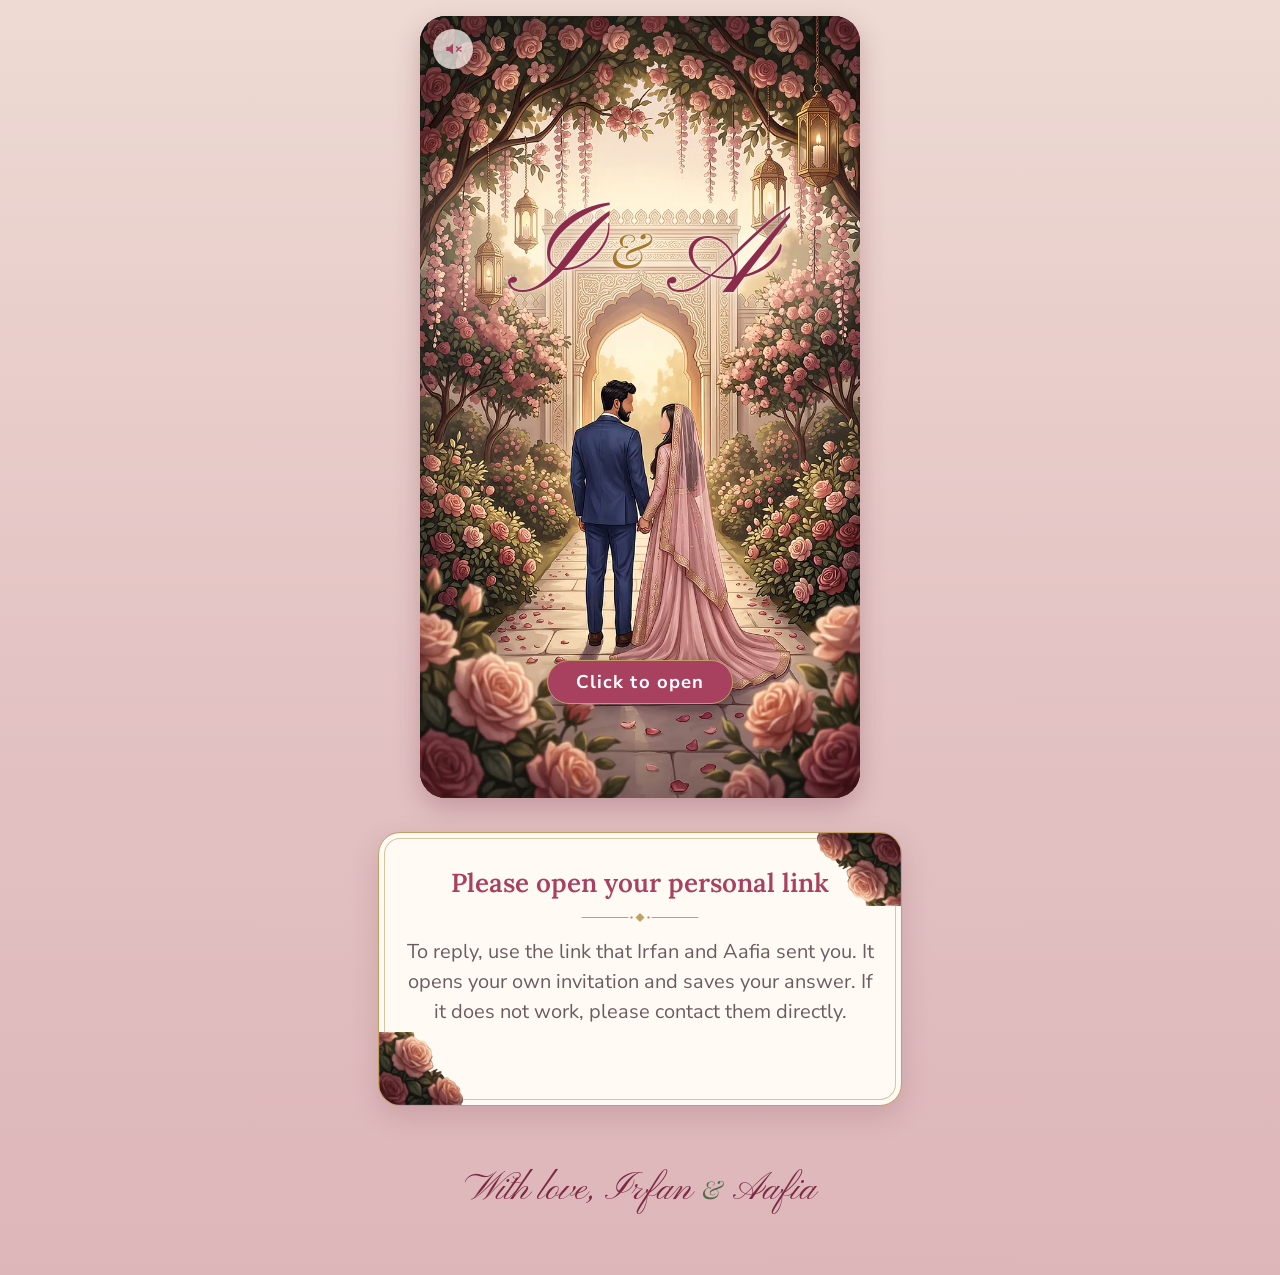
<file: index.html>
<!doctype html>
<html lang="en">
<head>
  <meta charset="utf-8">
  <meta name="viewport" content="width=device-width, initial-scale=1">
  <title>Irfan &amp; Aafia</title>
  <meta name="description" content="You are invited to our Walima on Monday, January 11, 2027. Please RSVP by December 13.">
  <meta name="theme-color" content="#F3CFD9">
  <meta property="og:type" content="website">
  <meta property="og:title" content="Irfan &amp; Aafia">
  <meta property="og:description" content="You are invited to our Walima. Please RSVP by December 13.">
  <meta property="og:url" content="https://irfanaafia.com/walima/">
  <meta property="og:image" content="https://irfanaafia.com/walima/og.png">
  <meta property="og:image:width" content="1200">
  <meta property="og:image:height" content="630">
  <meta name="twitter:card" content="summary_large_image">
  <link rel="icon" href="favicon.svg" type="image/svg+xml">
  <!-- The Walima invitation lives at /walima and the Shadi invitation at /shadi.
       The plain address sends people to the Walima page, keeping their personal code. -->
  <script>location.replace("/walima/" + location.search + location.hash);</script>
  <noscript><meta http-equiv="refresh" content="0; url=/walima/"></noscript>
  <style>body{margin:0;background:#E3C2C3;font-family:system-ui,sans-serif;text-align:center;padding:48px 20px}a{color:#A8405F;font-size:20px;font-weight:700}</style>
</head>
<body>
  <p><a href="/walima/">Open the invitation</a></p>
</body>
</html>
</file>
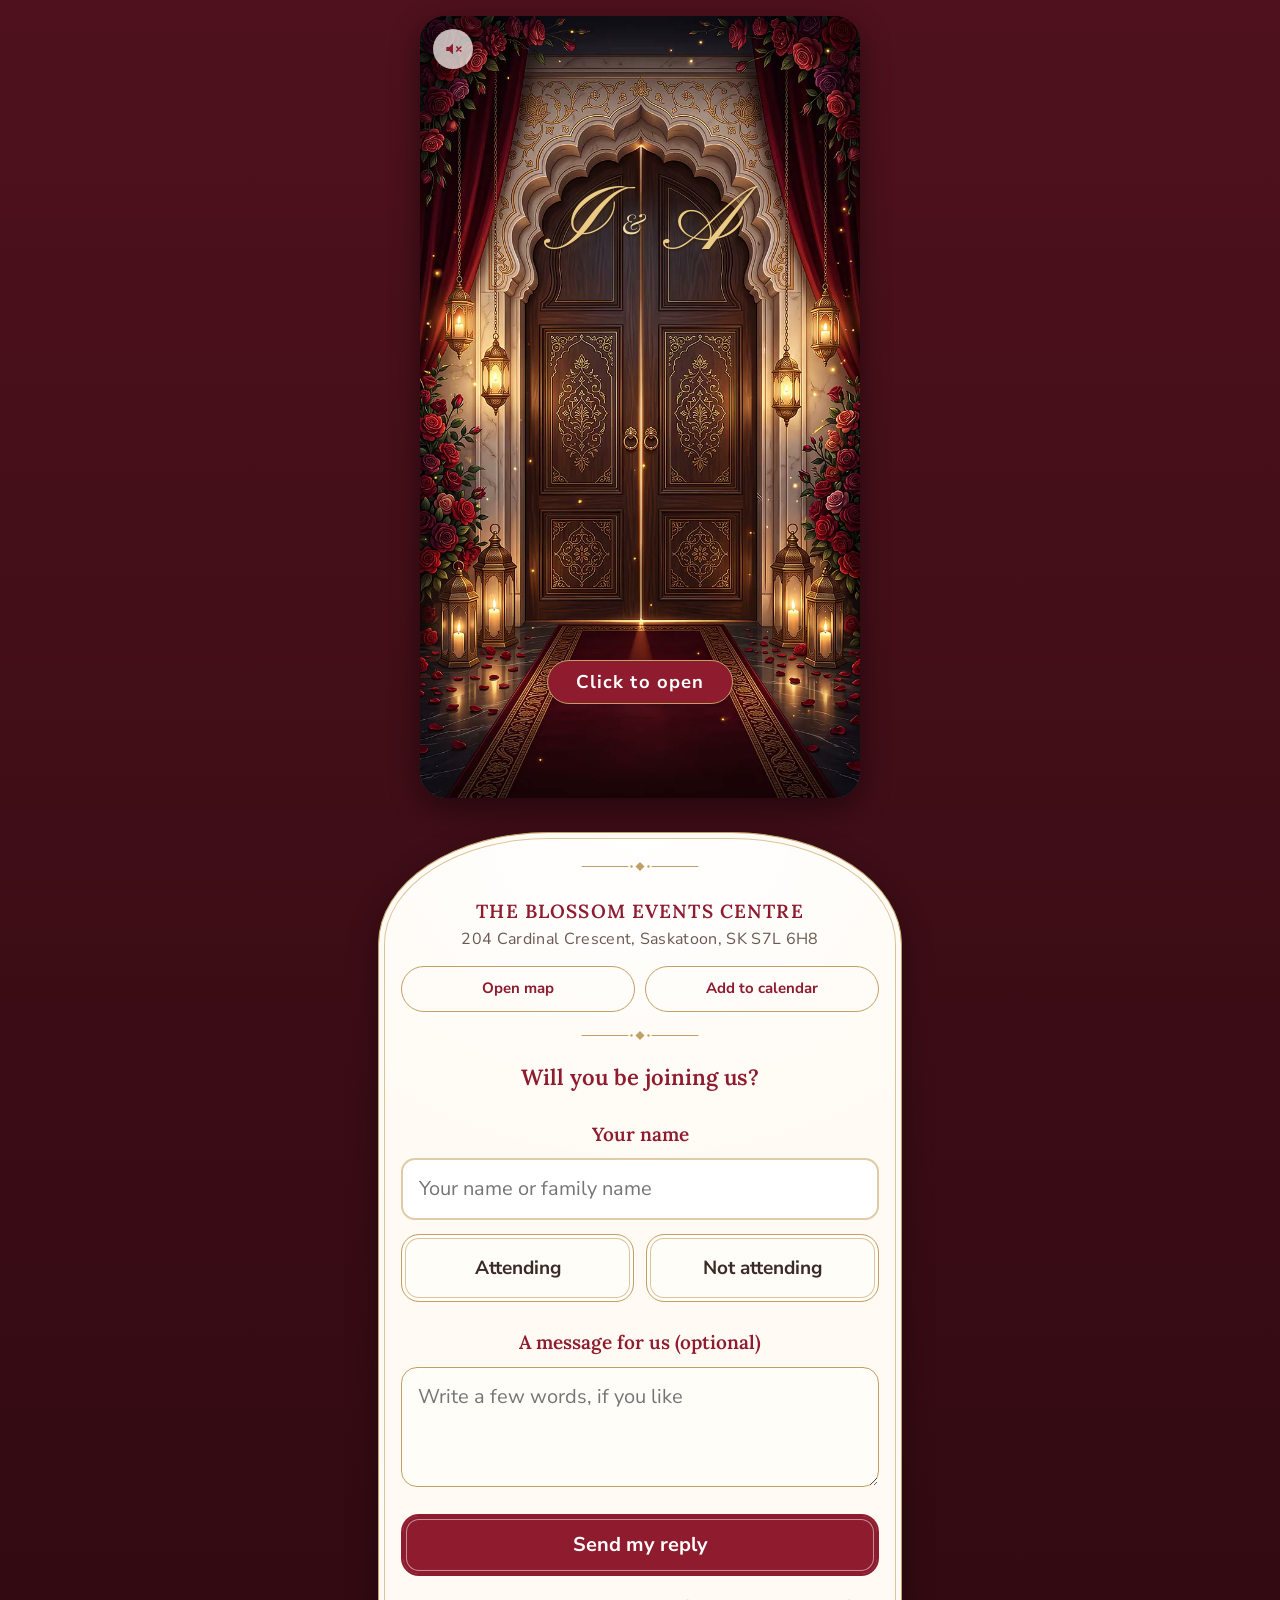
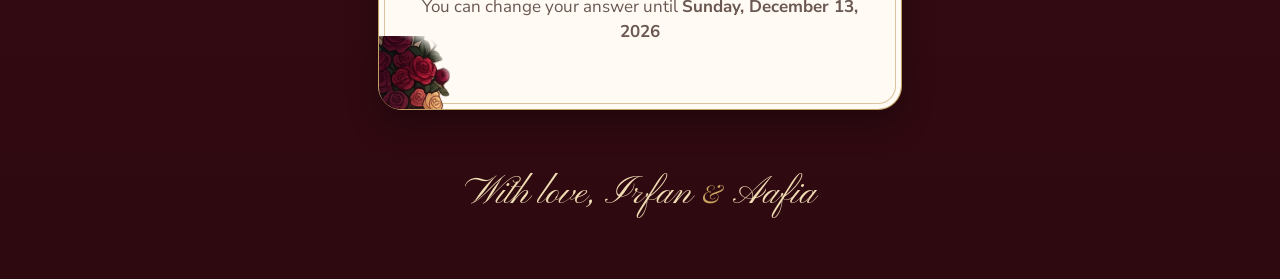
<file: nikkah/index.html>
<!doctype html>
<html lang="en">
<head>
  <meta charset="utf-8">
  <meta name="viewport" content="width=device-width, initial-scale=1">
  <title>Irfan &amp; Aafia · Shadi</title>
  <meta name="robots" content="noindex">
  <meta name="theme-color" content="#3E0D17">
  <link rel="icon" href="../favicon.svg" type="image/svg+xml">
  <!-- The Shadi invitation moved to /shadi. This old address sends people there, keeping their personal code. -->
  <script>location.replace("/shadi/" + location.search + location.hash);</script>
  <noscript><meta http-equiv="refresh" content="0; url=/shadi/"></noscript>
  <style>body{margin:0;background:#3A0C15;font-family:system-ui,sans-serif;text-align:center;padding:48px 20px}a{color:#F0DDB4;font-size:20px;font-weight:700}</style>
</head>
<body>
  <p><a href="/shadi/">Open the invitation</a></p>
</body>
</html>
</file>
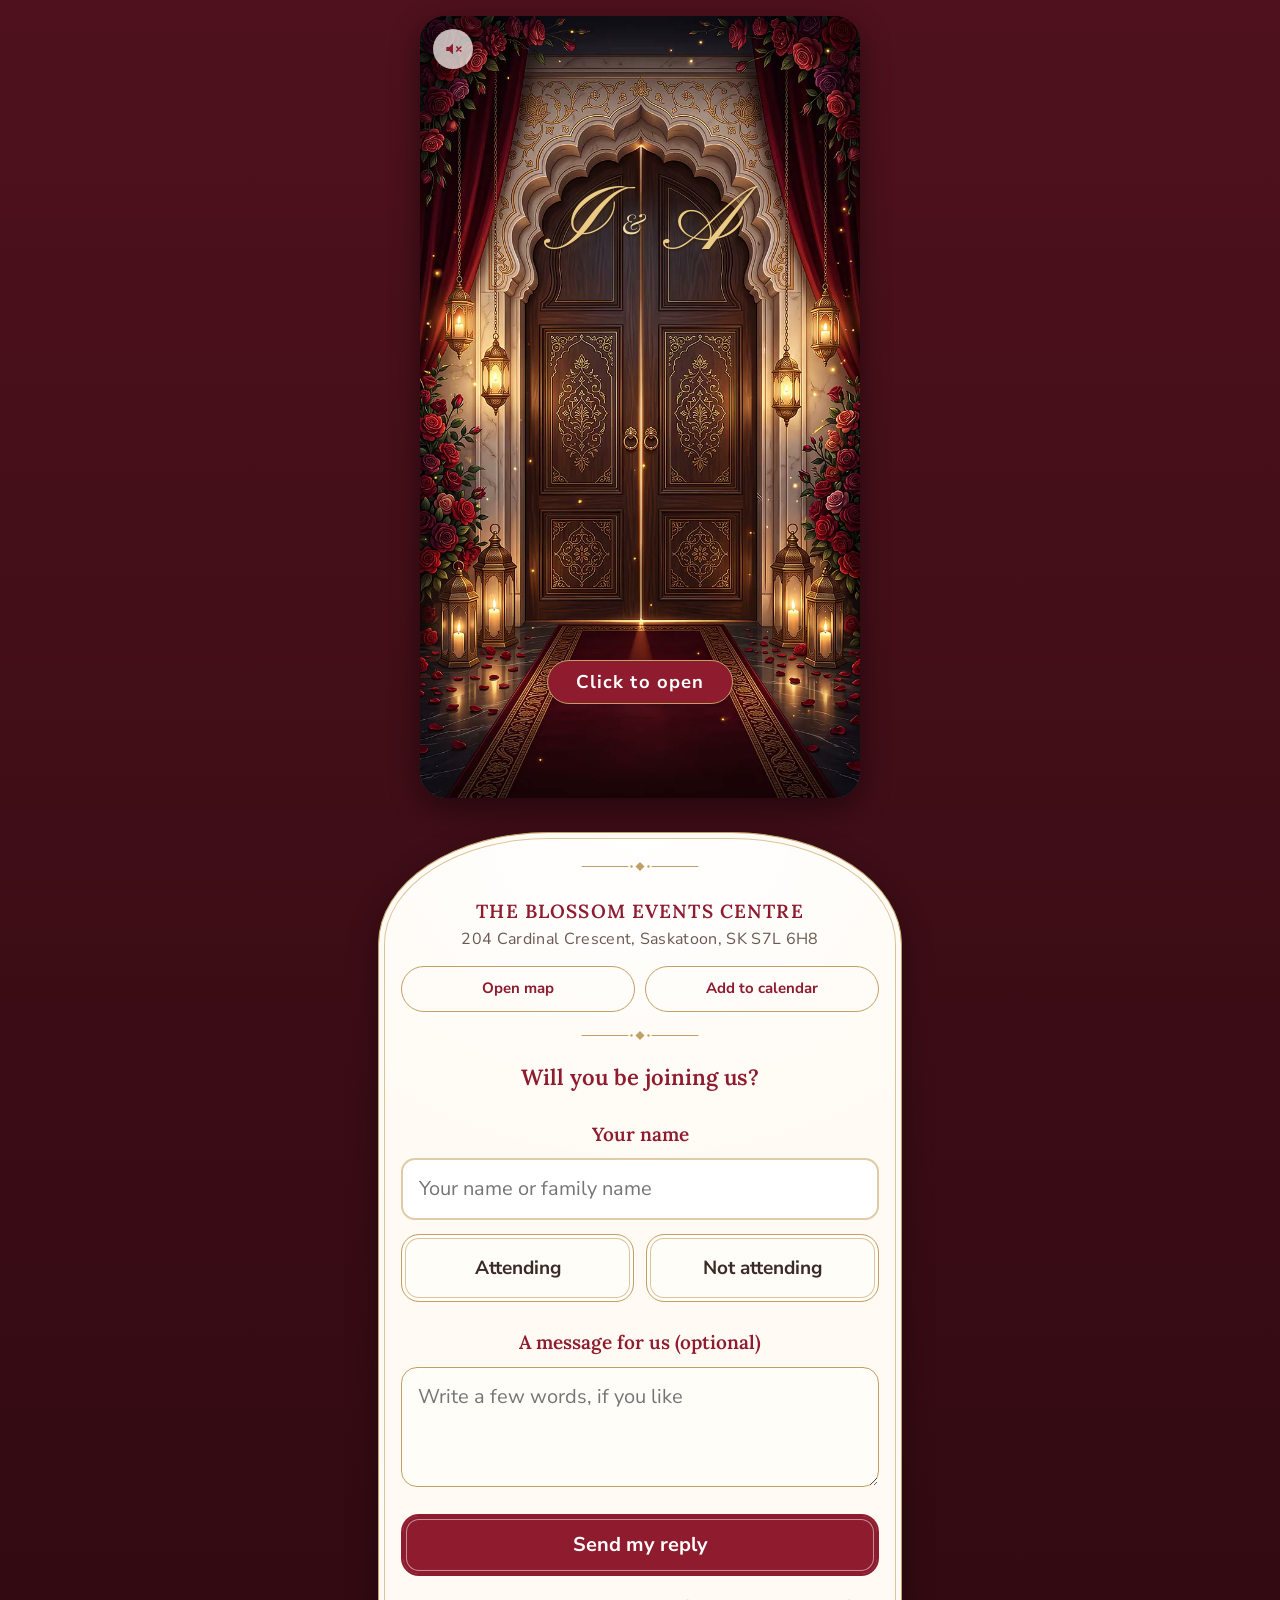
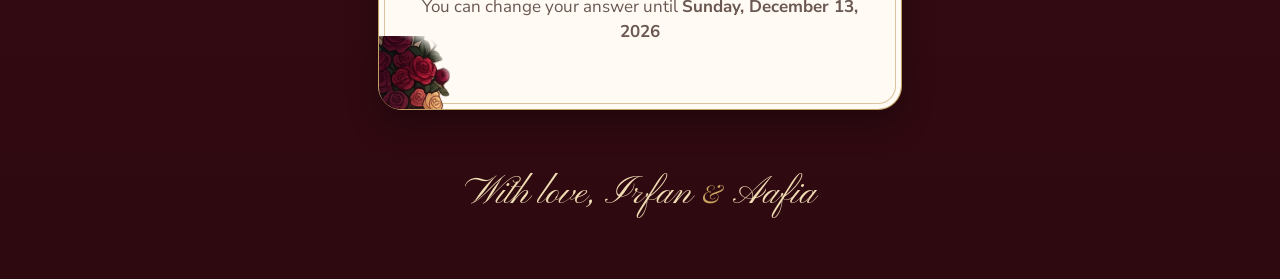
<file: shadi/index.html>
<!doctype html>
<html lang="en">
<head>
  <meta charset="utf-8">
  <meta name="viewport" content="width=device-width, initial-scale=1">
  <title>Irfan &amp; Aafia · Shadi</title>
  <meta name="description" content="You are invited to our Shadi on Tuesday, January 5, 2027 at 5:00 pm.">
  <meta name="robots" content="noindex">
  <meta name="theme-color" content="#3E0D17">
  <meta property="og:type" content="website">
  <meta property="og:title" content="Irfan &amp; Aafia · Shadi">
  <meta property="og:description" content="You are invited to our Shadi on Tuesday, January 5, 2027 at 5:00 pm.">
  <meta property="og:url" content="https://irfanaafia.com/shadi/">
  <meta property="og:image" content="https://irfanaafia.com/shadi/og-shadi.png">
  <meta property="og:image:width" content="1200">
  <meta property="og:image:height" content="630">
  <meta name="twitter:card" content="summary_large_image">
  <link rel="icon" href="../favicon.svg" type="image/svg+xml">
  <link rel="preconnect" href="https://fonts.googleapis.com">
  <link rel="preconnect" href="https://fonts.gstatic.com" crossorigin>
  <link href="https://fonts.googleapis.com/css2?family=Lora:wght@500;600;700&family=Nunito+Sans:wght@400;600;700;800&family=Pinyon+Script&family=Playfair+Display:ital,wght@0,500;0,600;1,400;1,500;1,600&display=swap" rel="stylesheet">
  <link rel="preload" href="bismillah.woff2?v=1" as="font" type="font/woff2" crossorigin>
  <link rel="stylesheet" href="style.css?v=23">
</head>
<body>
  <header class="hero">
    <div class="frame" id="film" data-opening-seconds="9.7" data-handoff="0.8" data-seen-key="nikkahFilmSeen">
      <!-- the invitation: the couple at the arch, gently moving, with the words in the arch -->
      <video class="art scene-card" muted loop playsinline preload="auto" poster="invite.jpg?v=4" aria-hidden="true" tabindex="-1" disablepictureinpicture>
        <source src="loop.mp4?v=4" type="video/mp4">
      </video>

      <!-- warm candlelight over the lanterns -->
      <div class="glows" aria-hidden="true">
        <i style="--x:4%;--y:42%;--t:2.9s;--dl:-.4s"></i>
        <i style="--x:96%;--y:42%;--t:3.4s;--dl:-1.7s"></i>
        <i style="--x:6.5%;--y:79%;--t:2.6s;--dl:-1.1s"></i>
        <i style="--x:12.5%;--y:80.5%;--t:3.1s;--dl:-2.2s"></i>
        <i style="--x:88.5%;--y:80.5%;--t:2.8s;--dl:-.9s"></i>
        <i style="--x:94%;--y:79%;--t:3.3s;--dl:-2.6s"></i>
      </div>

      <div class="text">
        <p class="bism" lang="ar" dir="rtl" aria-label="Bismillah ir-Rahman ir-Rahim">﷽</p>
        <p class="guest-line" hidden></p>
        <p class="hosts">Mr. &amp; Mrs. Maqsood</p>
        <p class="request">invite you to the <b class="occasion">Shadi</b> of</p>
        <h1 class="names"><span class="n1">Aafia Maqsood</span> <span class="amp">with</span> <span class="n2">Irfan Imran</span></h1>
        <p class="daughter">Son of Mr. &amp; Mrs. Imran</p>
        <p class="when"><span class="date">January 5, 2027</span> <span class="time">5:00 pm &middot; Saskatoon</span></p>
      </div>

      <!-- the question, on the picture itself, around the couple's feet -->
      <div class="quick" id="quick" hidden>
        <p class="quick-q">Will you be joining us?</p>
        <div class="quick-btns">
          <button type="button" class="yes">Attending</button>
          <button type="button" class="no">Not attending</button>
        </div>
        <button type="button" class="quick-more">More below</button>
      </div>
      <button type="button" class="cue">Reply below</button>
      <button type="button" class="replay" aria-label="Play the opening again">Play again</button>
      <button type="button" class="sound" aria-pressed="false" aria-label="Turn the music on"><svg viewBox="0 0 24 24" width="20" height="20" aria-hidden="true" fill="none" stroke="currentColor" stroke-width="1.8" stroke-linecap="round" stroke-linejoin="round"><path d="M4 9.5v5h3.5l4.5 3.8V5.7L7.5 9.5H4z" fill="currentColor" stroke="none"/><path class="waves" d="M15.5 9a4.2 4.2 0 0 1 0 6M18 6.5a7.8 7.8 0 0 1 0 11"/><path class="off" d="M16.5 9.5l5 5M21.5 9.5l-5 5"/></svg></button>

      <!-- the opening: the doors open and we walk in to the couple, in one shot -->
      <div class="opening" aria-hidden="true">
        <video class="art scene-open" muted playsinline preload="auto" poster="doors.jpg?v=4" tabindex="-1" disablepictureinpicture>
          <source src="open.mp4?v=4" type="video/mp4">
        </video>
        <p class="monogram"><span class="mono-i">I</span><span class="mono-amp">&amp;</span><span class="mono-a">A</span></p>
        <span class="skip">Skip</span>
        <span class="tap-open">Click to open</span>
      </div>
    </div>
    <script>
      // Start with the opening. It plays every time the page is opened (a tap skips it),
      // and show the still invitation when this phone asks for less motion.
      (function () {
        var film = document.getElementById("film");
        var calm = window.matchMedia && window.matchMedia("(prefers-reduced-motion: reduce)").matches;
        film.className += calm ? " is-card is-still" : " is-opening";
      })();
    </script>
  </header>

  <main>
    <p id="demo-note" class="demo-note" hidden></p>

    <section id="both-events" class="both" hidden aria-label="Your invitations">
      <p class="both-title">You are invited to two events</p>
      <div class="both-tiles"></div>
    </section>

    <section id="view-loading" class="card">
      <h2>Opening your invitation</h2>
      <p class="help">One moment, please.</p>
    </section>

    <section id="view-lost" class="card" hidden>
      <h2>Please open your personal link</h2>
      <p class="help">To reply, use the link that Irfan and Aafia sent you. It opens your own invitation and saves your answer. If it does not work, please contact them directly.</p>
    </section>

    <!-- the general invitation (no personal link): the guest types a name and how many are coming -->
    <section id="view-open" class="card invite" hidden>
      <h2 class="sr-only">Your reply</h2>
      <form id="open-form" novalidate>
        <div id="open-event"></div>
        <p class="q">Will you be joining us?</p>
        <label for="open-name">Your name</label>
        <input type="text" id="open-name" maxlength="40" autocomplete="name" autocapitalize="words" placeholder="Your name or family name">
        <div class="answer open-answer">
          <button type="button" class="yes" aria-pressed="false">Attending</button>
          <button type="button" class="no" aria-pressed="false">Not attending</button>
        </div>
        <div id="open-count-row" class="count-row" hidden>
          <p class="q" id="open-count-label">How many of you are coming?</p>
          <div class="stepper" role="group" aria-labelledby="open-count-label">
            <button type="button" class="minus" aria-label="One fewer">&minus;</button>
            <output id="open-count" aria-live="polite">1</output>
            <button type="button" class="plus" aria-label="One more">+</button>
          </div>
        </div>
        <label for="open-message">A message for us (optional)</label>
        <textarea id="open-message" rows="3" maxlength="500" placeholder="Write a few words, if you like"></textarea>
        <p id="open-error" class="error" role="alert" hidden></p>
        <button type="submit" class="btn primary" id="open-send">Send my reply</button>
      </form>
      <p class="deadline">You can change your answer until <strong id="deadline-3"></strong></p>
    </section>

    <section id="view-opendone" class="card invite" hidden>
      <div class="heart" aria-hidden="true">&#10084;</div>
      <p class="for">Thank you</p>
      <h2 id="open-done-title"></h2>
      <div id="open-done-summary" class="summary"></div>
      <div id="open-done-extra"></div>
      <button type="button" class="btn secondary" id="open-change">Change my answer</button>
      <p class="deadline">You can change your answer until <strong id="deadline-4"></strong></p>
    </section>

    <section id="view-form" class="card invite" hidden>
      <h2 id="form-title" class="sr-only">Your reply</h2>
      <form id="rsvp-form" novalidate>
        <div id="events"></div>
        <label for="message">A message for us (optional)</label>
        <textarea id="message" rows="3" maxlength="500" placeholder="Write a few words, if you like"></textarea>
        <p id="form-error" class="error" role="alert" hidden></p>
        <button type="submit" class="btn primary" id="send-btn">Send my reply</button>
      </form>
      <p class="deadline">You can change your answer until <strong id="deadline-2"></strong></p>
    </section>

    <section id="view-done" class="card invite" hidden>
      <div class="heart" aria-hidden="true">&#10084;</div>
      <p class="for">Thank you</p>
      <h2 id="done-title"></h2>
      <div id="done-summary"></div>
      <div id="done-extra"></div>
      <button type="button" class="btn secondary" id="change-btn">Change my answer</button>
      <p class="deadline" id="done-note"></p>
    </section>

    <section id="view-closed" class="card" hidden>
      <h2>Replies are now closed</h2>
      <p class="help">Thank you for your interest. Please contact Irfan or Aafia directly.</p>
    </section>
  </main>

  <footer>
    <p class="sign">With love, Irfan <span class="amp">&amp;</span> Aafia</p>
  </footer>

  <script src="config.js?v=19"></script>
  <script src="app.js?v=23"></script>
</body>
</html>
</file>
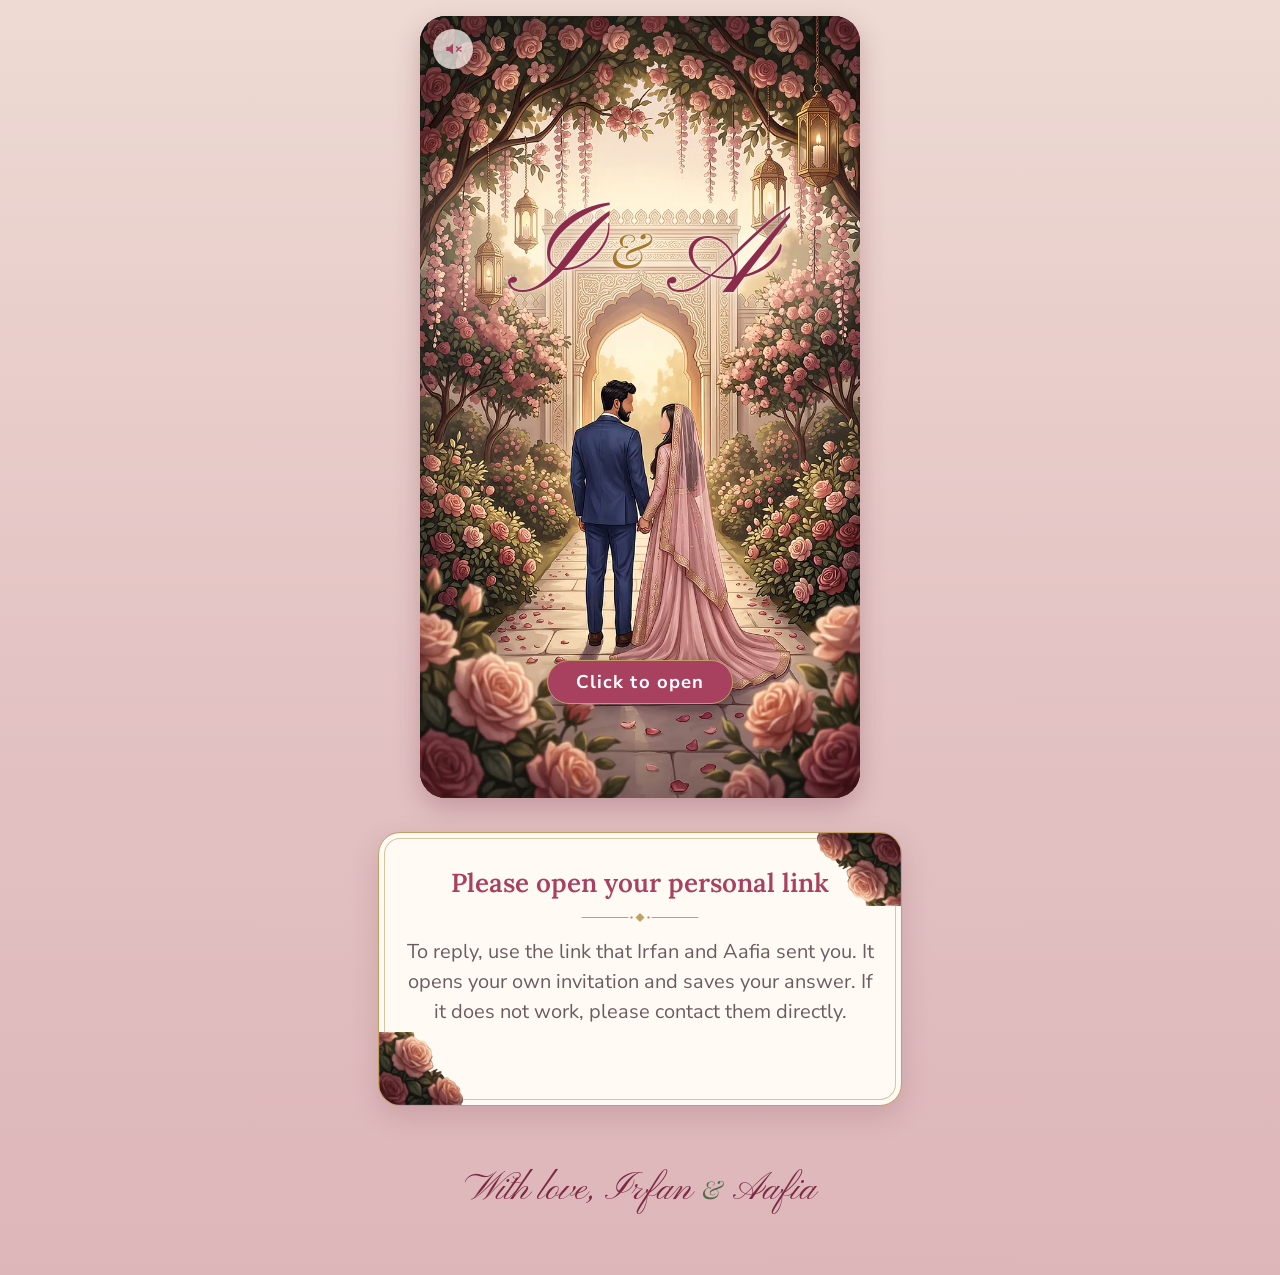
<file: walima/index.html>
<!doctype html>
<html lang="en">
<head>
  <meta charset="utf-8">
  <meta name="viewport" content="width=device-width, initial-scale=1">
  <title>Irfan &amp; Aafia · Walima</title>
  <meta name="description" content="You are invited to our Walima on Monday, January 11, 2027. Please RSVP by December 13.">
  <meta name="theme-color" content="#F3CFD9">
  <meta property="og:type" content="website">
  <meta property="og:title" content="Irfan &amp; Aafia">
  <meta property="og:description" content="You are invited to our Walima. Please RSVP by December 13.">
  <meta property="og:url" content="https://irfanaafia.com/walima/">
  <meta property="og:image" content="https://irfanaafia.com/walima/og.png">
  <meta property="og:image:width" content="1200">
  <meta property="og:image:height" content="630">
  <meta name="twitter:card" content="summary_large_image">
  <link rel="icon" href="../favicon.svg" type="image/svg+xml">
  <link rel="preconnect" href="https://fonts.googleapis.com">
  <link rel="preconnect" href="https://fonts.gstatic.com" crossorigin>
  <link href="https://fonts.googleapis.com/css2?family=Lora:wght@500;600;700&family=Nunito+Sans:wght@400;600;700;800&family=Pinyon+Script&family=Playfair+Display:ital,wght@0,500;0,600;1,400;1,500;1,600&display=swap" rel="stylesheet">
  <link rel="preload" href="bismillah.woff2?v=1" as="font" type="font/woff2" crossorigin>
  <link rel="stylesheet" href="style.css?v=27">
</head>
<body>
  <header class="hero">
    <div class="frame" id="film">
      <!-- the invitation: the same gateway, seen up close, with the words in its opening -->
      <img class="art scene-card" src="scene2.jpg?v=9" alt="" aria-hidden="true">

      <!-- candlelight, a soft glow in the gateway, drifting petals and sparkles -->
      <div class="glows" aria-hidden="true">
        <i style="--x:90.4%;--y:16.8%;--t:2.9s;--dl:-.4s"></i>
      </div>
      <div class="petals" aria-hidden="true">
        <b style="--x:8%;--s:3.4cqw;--w:9cqw;--t:11s;--dl:-1s"></b>
        <b style="--x:21%;--s:2.6cqw;--w:-7cqw;--t:14s;--dl:-8s"></b>
        <b style="--x:34%;--s:3cqw;--w:8cqw;--t:12.5s;--dl:-4.5s"></b>
        <b style="--x:47%;--s:2.4cqw;--w:-10cqw;--t:15s;--dl:-11s"></b>
        <b style="--x:59%;--s:3.2cqw;--w:7cqw;--t:11.5s;--dl:-6.5s"></b>
        <b style="--x:71%;--s:2.6cqw;--w:-8cqw;--t:13.5s;--dl:-2.5s"></b>
        <b style="--x:83%;--s:3cqw;--w:9cqw;--t:12s;--dl:-9.5s"></b>
        <b style="--x:93%;--s:2.4cqw;--w:-6cqw;--t:16s;--dl:-13s"></b>
        <u style="--x:12%;--y:9%;--t:3.1s;--dl:-.6s"></u>
        <u style="--x:27%;--y:5%;--t:4.2s;--dl:-2.1s"></u>
        <u style="--x:44%;--y:8%;--t:3.6s;--dl:-1.3s"></u>
        <u style="--x:63%;--y:6%;--t:4.5s;--dl:-3.2s"></u>
        <u style="--x:79%;--y:10%;--t:3.3s;--dl:-.2s"></u>
        <u style="--x:7%;--y:31%;--t:4.8s;--dl:-2.7s"></u>
        <u style="--x:93%;--y:37%;--t:3.9s;--dl:-1.8s"></u>
        <u style="--x:10%;--y:58%;--t:4.4s;--dl:-3.6s"></u>
        <u style="--x:90%;--y:63%;--t:3.4s;--dl:-.9s"></u>
        <u style="--x:17%;--y:81%;--t:4.1s;--dl:-2.4s"></u>
        <u style="--x:86%;--y:84%;--t:3.7s;--dl:-1.1s"></u>
      </div>

      <div class="text">
        <p class="bism" lang="ar" dir="rtl" aria-label="Bismillah ir-Rahman ir-Rahim">﷽</p>
        <p class="guest-line" hidden></p>
        <p class="hosts">Mr. &amp; Mrs. Imran</p>
        <p class="request">invite you to the <b class="occasion">Walima</b> of</p>
        <h1 class="names"><span class="n1">Irfan Imran</span> <span class="amp">with</span> <span class="n2">Aafia Maqsood</span></h1>
        <p class="daughter">Daughter of Mr. &amp; Mrs. Maqsood</p>
        <p class="when"><span class="date">January 11, 2027</span> <span class="time">7:00 pm &middot; Toronto</span></p>
      </div>

      <!-- the question, on the picture itself, around the couple's feet -->
      <div class="quick" id="quick" hidden>
        <p class="quick-q">Will you be joining us?</p>
        <div class="quick-btns">
          <button type="button" class="yes">Attending</button>
          <button type="button" class="no">Not attending</button>
        </div>
        <button type="button" class="quick-more">More below</button>
      </div>
      <button type="button" class="cue">Reply below</button>
      <button type="button" class="replay" aria-label="Play the opening again">Play again</button>
      <button type="button" class="sound" aria-pressed="false" aria-label="Turn the music on"><svg viewBox="0 0 24 24" width="20" height="20" aria-hidden="true" fill="none" stroke="currentColor" stroke-width="1.8" stroke-linecap="round" stroke-linejoin="round"><path d="M4 9.5v5h3.5l4.5 3.8V5.7L7.5 9.5H4z" fill="currentColor" stroke="none"/><path class="waves" d="M15.5 9a4.2 4.2 0 0 1 0 6M18 6.5a7.8 7.8 0 0 1 0 11"/><path class="off" d="M16.5 9.5l5 5M21.5 9.5l-5 5"/></svg></button>

      <!-- the opening scene: plays once, then fades into the invitation -->
      <div class="opening" aria-hidden="true">
        <video class="art scene-open" muted playsinline preload="auto" poster="scene1.jpg?v=9" tabindex="-1" disablepictureinpicture>
          <source src="scene1.mp4?v=9" type="video/mp4">
        </video>
        <p class="monogram"><span class="mono-i">I</span><span class="mono-amp">&amp;</span><span class="mono-a">A</span></p>
        <span class="skip">Skip</span>
        <span class="tap-open">Click to open</span>
      </div>

    </div>
    <script>
      // Start with the opening scene. It plays every time the page is opened (a tap skips it),
      // and show the still invitation when this phone asks for less motion.
      (function () {
        var film = document.getElementById("film");
        var calm = window.matchMedia && window.matchMedia("(prefers-reduced-motion: reduce)").matches;
        film.className += calm ? " is-card is-still" : " is-opening";
      })();
    </script>
  </header>

  <main>
    <p id="demo-note" class="demo-note" hidden></p>

    <section id="both-events" class="both" hidden aria-label="Your invitations">
      <p class="both-title">You are invited to two events</p>
      <div class="both-tiles"></div>
    </section>

    <section id="view-loading" class="card">
      <h2>Opening your invitation</h2>
      <p class="help">One moment, please.</p>
    </section>

    <section id="view-lost" class="card" hidden>
      <h2>Please open your personal link</h2>
      <p class="help">To reply, use the link that Irfan and Aafia sent you. It opens your own invitation and saves your answer. If it does not work, please contact them directly.</p>
    </section>

    <section id="view-form" class="card invite" hidden>
      <h2 id="form-title" class="sr-only">Your reply</h2>
      <form id="rsvp-form" novalidate>
        <div id="events"></div>
        <label for="message">A message for us (optional)</label>
        <textarea id="message" rows="3" maxlength="500" placeholder="Write a few words, if you like"></textarea>
        <p id="form-error" class="error" role="alert" hidden></p>
        <button type="submit" class="btn primary" id="send-btn">Send my reply</button>
      </form>
      <p class="deadline">You can change your answer until <strong id="deadline-2"></strong></p>
    </section>

    <section id="view-done" class="card invite" hidden>
      <div class="heart" aria-hidden="true">&#10084;</div>
      <p class="for">Thank you</p>
      <h2 id="done-title"></h2>
      <div id="done-summary"></div>
      <div id="done-extra"></div>
      <button type="button" class="btn secondary" id="change-btn">Change my answer</button>
      <p class="deadline" id="done-note"></p>
    </section>

    <section id="view-closed" class="card" hidden>
      <h2>Replies are now closed</h2>
      <p class="help">Thank you for your interest. Please contact Irfan or Aafia directly.</p>
    </section>
  </main>

  <footer>
    <p class="sign">With love, Irfan <span class="amp">&amp;</span> Aafia</p>
  </footer>

  <script src="config.js?v=22"></script>
  <script src="app.js?v=27"></script>
</body>
</html>
</file>
<file: shadi/style.css>
:root {
  --flourish: url("data:image/svg+xml,%3Csvg xmlns='http://www.w3.org/2000/svg' viewBox='0 0 120 11'%3E%3Cpath d='M2 5.5h46M72 5.5h46' stroke='%23C2A063' stroke-width='1' stroke-linecap='round'/%3E%3Cpath d='M60 1l4.5 4.5L60 10l-4.5-4.5z' fill='%23C2A063'/%3E%3Ccircle cx='51.500' cy='5.5' r='1.2' fill='%23C2A063'/%3E%3Ccircle cx='68.500' cy='5.5' r='1.2' fill='%23C2A063'/%3E%3C/svg%3E");
  --blush: #F6E6DA;
  --rose-soft: #D9A0A4;
  --rose: #B4505C;
  --rose-deep: #8E1B2E;   /* deep red: headings, names */
  --sage: #C2A063;        /* gold: focus rings */
  --sage-deep: #7A5B1E;   /* bronze: accents, chosen answers */
  --ink: #3A2A28;
  --muted: #6B5852;
  --line: #DFCBA5;
  --gold: #C2A063;
  --card: #FFFBF4;
}

* { box-sizing: border-box; }

html { -webkit-text-size-adjust: 100%; }

body {
  margin: 0;
  background: #3A0C15 linear-gradient(180deg, #4E111D 0, #3A0C15 60%, #2E0910 100%) no-repeat;
  color: var(--ink);
  font-family: "Nunito Sans", system-ui, -apple-system, "Segoe UI", sans-serif;
  font-size: 19px;
  line-height: 1.5;
}

.hero { padding: 0; }

.frame {
  position: relative;
  width: 100%;
  /* Phones differ in how much room the browser's own bars leave. The picture shrinks a little,
     when it has to, so the whole invitation and the "Reply below" button fit on the first screen. */
  width: min(100%, max(78%, calc(100svh * 9 / 16)));
  max-width: 520px;
  margin: 0 auto;
  aspect-ratio: 9 / 16;
  container-type: inline-size;
  border-radius: 0 0 20px 20px;
  overflow: hidden;
  background: #2A0C12;
  box-shadow: 0 10px 30px rgba(0, 0, 0, .45);
}
@media (min-width: 521px) {
  .hero { padding: 16px 14px 0; }
  .frame { max-width: 440px; border-radius: 26px; }
}
/* The still pictures also sit behind the two videos. A phone only starts fetching a video when it is
   asked to play, and shows nothing until the first frame arrives, so without these the invitation
   went dark for a few seconds. */
.frame video.scene-card { background: #2A0C12 url("invite.jpg?v=4") center / cover no-repeat; }
.frame video.scene-open { background: #2A0C12 url("doors.jpg?v=4") center / cover no-repeat; }
/* the animated card: a looping video, with a still picture shown until it loads */
.frame .art { position: absolute; inset: 0; width: 100%; height: 100%; display: block; object-fit: cover; pointer-events: none; }

/* The words sit on the plain panel inside the arch, above the couple.
   Every size here is in cqw (1cqw = 1% of the picture's width), so the words keep
   their place inside the arch on every phone. */
.frame .text {
  position: absolute;
  left: 23.5%;
  right: 23.5%;
  top: 19.8%;
  text-align: center;
  color: var(--ink);
  /* a soft ivory halo keeps the words readable when a red petal drifts behind them */
  text-shadow: 0 0 .9cqw #FFF6E6, 0 0 2cqw rgba(255, 246, 230, .9);
}
.frame .text p { margin: 0; }

/* the Bismillah, as one piece of calligraphy in the point of the arch.
   The font file holds just that one piece (from Scheherazade New, SIL Open Font License). */
@font-face {
  font-family: "Bismillah";
  src: url("bismillah.woff2?v=1") format("woff2");
  font-weight: 700;
  font-display: block;
}
.bism {
  font-family: "Bismillah", "Scheherazade New", serif;
  font-weight: 700;
  font-size: 9.2cqw;
  line-height: 1.04;
  color: #6B4A0F;
}

.frame .text .hosts {
  margin-top: 1.6cqw;
  font-family: "Playfair Display", Georgia, serif;
  font-weight: 600;
  font-size: 3.75cqw;
  line-height: 1.2;
  letter-spacing: .035em;
  color: #7E1326;
}
.request, .daughter {
  font-family: "Playfair Display", Georgia, serif;
  font-style: italic;
  font-weight: 500;
  font-size: 3.15cqw;
  line-height: 1.25;
  color: #2E211F;
  white-space: nowrap;
}
.frame .text .request { margin-top: .3cqw; }
/* the name of the event reads as part of the sentence, in the same lettering */
.occasion { font: inherit; color: inherit; letter-spacing: inherit; }

.names {
  margin: 1cqw 0 0;
  font-family: "Pinyon Script", "Snell Roundhand", cursive;
  font-weight: 400;
  font-size: 9.2cqw;
  line-height: 1.02;
  white-space: nowrap;
  color: #7E1326;
  /* the script has fine hairlines: a hair of the same red fills them in so they read on a phone */
  -webkit-text-stroke: .1cqw #7E1326;
}
.names .n1, .names .n2, .names .amp { display: block; }
.names .n1, .names .n2 { padding: .02em 0; }
.names .amp {
  font-family: "Playfair Display", Georgia, serif;
  font-style: italic;
  font-weight: 500;
  font-size: 3.1cqw;
  line-height: 1.1;
  color: #8A6418;
  -webkit-text-stroke: 0;
}
.frame .text .daughter { margin-top: .2cqw; font-weight: 400; font-size: 2.8cqw; }

/* the day and the time, under a fine gold line */
.frame .text .when {
  position: relative;
  margin-top: 1.5cqw;
  padding-top: 1.5cqw;
  font-family: "Playfair Display", Georgia, serif;
  color: #2A1C1A;
  white-space: nowrap;
}
.when .date, .when .time { display: block; }
.when .date { font-weight: 600; font-size: 3.5cqw; line-height: 1.2; letter-spacing: .05em; font-variant-numeric: lining-nums; }
.when .time { margin-top: .2cqw; font-weight: 500; font-size: 2.9cqw; line-height: 1.2; letter-spacing: .04em; color: #7E1326; font-variant-numeric: lining-nums; }
.when::before {
  content: "";
  position: absolute;
  left: 50%;
  top: 0;
  width: 26cqw;
  height: 1px;
  transform: translateX(-50%);
  background: linear-gradient(90deg, transparent, #A8842F 25%, #A8842F 75%, transparent);
}

/* the family's own name, written into the invitation like the name line on a printed card */
.frame .text .guest-line {
  width: fit-content;
  max-width: 46cqw;
  margin: 1cqw auto 0;
  padding: 0 1.2cqw .4cqw;
  font-family: "Lora", Georgia, serif;
  font-weight: 600;
  font-size: 3.35cqw;
  line-height: 1.2;
  color: #2A1C1A;
  white-space: nowrap;
  overflow: hidden;
  border-bottom: 1px solid #A8842F;
}
.guest-line[hidden] { display: none; }
/* with the name line in, the lines below tighten a little so everything still clears the couple */
.frame.has-name .names { margin-top: .6cqw; font-size: 8.4cqw; }
.frame.has-name .text .guest-line { margin-top: .7cqw; }
.frame.has-name .text .hosts { margin-top: 1cqw; }
.frame.has-name .daughter { line-height: 1.15; }
.frame.has-name .text .when { margin-top: 1cqw; padding-top: 1cqw; }

/* the general invitation's reply: a name box and a small counter for how many are coming */
#view-open .q { margin-top: 18px; }
#view-open .open-answer { margin-top: 14px; }
.count-row { margin-top: 6px; }
.stepper { display: flex; align-items: center; justify-content: center; gap: 18px; margin: 4px 0 6px; }
.stepper button {
  width: 56px; height: 56px; border-radius: 50%;
  border: 1px solid var(--gold); background: #FFFDF9; color: var(--rose-deep);
  font: inherit; font-size: 30px; font-weight: 700; line-height: 1; cursor: pointer;
}
.stepper button[disabled] { opacity: .35; cursor: default; }
.stepper output { min-width: 2.2em; text-align: center; font-family: "Lora", Georgia, serif; font-weight: 700; font-size: 34px; color: var(--ink); }
#view-opendone .summary { text-align: center; margin: 10px 0 4px; }
#view-opendone .summary p { margin: 4px 0; }
#view-opendone .summary strong { color: var(--sage-deep); }

/* a heading for screen readers only */
.sr-only { position: absolute; width: 1px; height: 1px; margin: -1px; padding: 0; overflow: hidden; clip: rect(0, 0, 0, 0); white-space: nowrap; border: 0; }
.sr-only::after { display: none; }

main { max-width: 560px; margin: 0 auto; padding: 8px 18px 8px; }

/* each panel is an ivory card with a fine double gold edge and roses at two corners */
.card {
  position: relative;
  background: var(--card);
  border: 1px solid var(--gold);
  border-radius: 22px;
  padding: 34px 22px 60px;
  margin: 26px 0;
  box-shadow: inset 0 0 0 5px var(--card), inset 0 0 0 6px rgba(194, 160, 99, .6), 0 12px 30px rgba(0, 0, 0, .35);
}
.card::before, .card::after {
  content: "";
  position: absolute;
  width: 84px;
  height: 73px;
  background: url("roses.webp?v=2") left bottom / cover no-repeat;
  pointer-events: none;
}
.card::after { left: 0; bottom: 0; border-bottom-left-radius: 21px; }
.card::before { right: 0; top: 0; border-bottom-left-radius: 21px; transform: rotate(180deg); }

h2 {
  margin: 0 0 6px;
  padding: 0 22px;
  text-align: center;
  font-family: "Lora", Georgia, serif;
  font-weight: 600;
  font-size: 26px;
  line-height: 1.25;
  color: var(--rose-deep);
}
h2:focus { outline: none; }
/* a small gold flourish under each heading */
h2::after {
  content: "";
  display: block;
  width: 120px;
  height: 11px;
  margin: 12px auto 14px;
  background: url("data:image/svg+xml,%3Csvg xmlns='http://www.w3.org/2000/svg' viewBox='0 0 120 11'%3E%3Cpath d='M2 5.5h46M72 5.5h46' stroke='%23C2A063' stroke-width='1' stroke-linecap='round'/%3E%3Cpath d='M60 1l4.5 4.5L60 10l-4.5-4.5z' fill='%23C2A063'/%3E%3Ccircle cx='51.500' cy='5.5' r='1.2' fill='%23C2A063'/%3E%3Ccircle cx='68.500' cy='5.5' r='1.2' fill='%23C2A063'/%3E%3C/svg%3E") center / contain no-repeat;
}

h3 {
  margin: 0 0 8px;
  font-family: "Lora", Georgia, serif;
  font-weight: 600;
  font-size: 23px;
  color: var(--sage-deep);
}

.help { margin: 0 0 18px; color: var(--muted); text-align: center; }

label, .q {
  display: block;
  margin: 18px 0 8px;
  font-weight: 700;
  font-size: 19px;
}

input[type="text"], textarea {
  width: 100%;
  min-height: 58px;
  padding: 14px 16px;
  font: inherit;
  color: var(--ink);
  background: #fff;
  border: 2px solid var(--line);
  border-radius: 14px;
}
textarea { min-height: 120px; resize: vertical; }
input[type="text"]:focus, textarea:focus, button:focus-visible, summary:focus-visible, a:focus-visible {
  outline: 3px solid var(--sage);
  outline-offset: 2px;
  border-color: var(--sage-deep);
}

.btn {
  display: block;
  width: 100%;
  min-height: 58px;
  margin-top: 16px;
  padding: 14px 18px;
  font: inherit;
  font-weight: 700;
  text-align: center;
  text-decoration: none;
  border-radius: 14px;
  border: 2px solid transparent;
  cursor: pointer;
}
.btn.primary { background: #8E1B2E; color: #fff; }
.btn.primary:active { background: #6F1423; }
.btn.primary[disabled] { opacity: .65; cursor: progress; }
.btn.secondary { background: #FFFDF9; color: var(--rose-deep); border-color: var(--gold); }
.btn.link { background: none; color: var(--muted); text-decoration: underline; min-height: 48px; margin-top: 8px; }

.deadline { margin: 18px 0 0; text-align: center; color: var(--muted); font-size: 17px; }

.error {
  margin: 14px 0 0;
  padding: 12px 14px;
  background: #FBE7E4;
  border-left: 5px solid var(--rose-deep);
  border-radius: 8px;
  color: #6E2237;
}

.demo-note {
  margin: 12px 0 0;
  padding: 10px 14px;
  background: #F7EEDB;
  border: 1px dashed var(--gold);
  border-radius: 10px;
  font-size: 16px;
  color: var(--sage-deep);
}

.demo-note a { color: var(--sage-deep); font-weight: 700; }

.pick-list { list-style: none; margin: 0; padding: 0; }
.pick-list .btn { margin-top: 12px; background: #fff; color: var(--ink); border-color: var(--line); font-size: 20px; }
.pick-list .btn:active { border-color: var(--sage-deep); }

.event {
  margin: 18px 0 8px;
  padding: 18px 16px 20px;
  background: #FBF3E6;
  border: 1px solid var(--line);
  border-radius: 16px;
  text-align: center;
}
.event .q, .event .limit-note { text-align: left; }
.event .when-line { margin: 0; font-weight: 700; }
.event .where { margin: 6px 0 0; }
.event .where small { display: block; color: var(--muted); font-size: 17px; }

.actions { display: grid; gap: 10px; margin: 14px 0 4px; }
.actions .btn { margin: 0; min-height: 52px; font-size: 18px; }

details.cal summary {
  list-style: none;
  display: block;
  min-height: 52px;
  padding: 12px 18px;
  text-align: center;
  font-weight: 700;
  font-size: 18px;
  background: #FFFDF9;
  color: var(--rose-deep);
  border: 2px solid var(--gold);
  border-radius: 14px;
  cursor: pointer;
}
details.cal summary::-webkit-details-marker { display: none; }
details.cal[open] summary { border-color: var(--sage-deep); color: var(--sage-deep); }
details.cal .cal-links { display: grid; gap: 10px; margin-top: 10px; }
details.cal .cal-links a {
  display: block;
  min-height: 50px;
  padding: 12px 16px;
  text-align: center;
  color: var(--sage-deep);
  font-weight: 700;
  text-decoration: none;
  background: #F5EBD6;
  border-radius: 12px;
}

.choice { display: grid; grid-template-columns: 1fr; gap: 10px; }
.choice .btn { margin: 0; min-height: 60px; background: #fff; color: var(--ink); border-color: var(--line); line-height: 1.25; }
.choice .btn[aria-pressed="true"].yes { background: var(--sage-deep); color: #fff; border-color: var(--sage-deep); }
.choice .btn[aria-pressed="true"].no { background: var(--rose-deep); color: #fff; border-color: var(--rose-deep); }

.count-wrap { margin-top: 6px; }
.counts { display: grid; grid-template-columns: repeat(4, 1fr); gap: 10px; }
.counts button {
  min-height: 58px;
  font: inherit;
  font-weight: 700;
  font-size: 22px;
  color: var(--ink);
  background: #fff;
  border: 2px solid var(--line);
  border-radius: 14px;
  cursor: pointer;
}
.counts button[aria-pressed="true"] { background: var(--sage-deep); color: #fff; border-color: var(--sage-deep); }
.limit-note { margin: 8px 0 0; color: var(--muted); font-size: 17px; }

/* ---------- who is coming: one row per person ---------- */
.people { list-style: none; margin: 10px 0 0; padding: 0; text-align: left; }
.person { padding: 14px 0 16px; border-top: 1px solid var(--line); }
.person .who { margin: 0 0 10px; font-weight: 700; font-size: 20px; line-height: 1.25; }
.person .who input { font-weight: 700; }
.pick { display: grid; grid-template-columns: 1fr 1fr; gap: 10px; }
.pick button {
  min-height: 56px;
  padding: 8px 6px;
  font: inherit;
  font-weight: 700;
  font-size: 18px;
  color: var(--ink);
  background: #fff;
  border: 2px solid var(--line);
  border-radius: 14px;
  cursor: pointer;
}
.pick button.yes[aria-pressed="true"] { background: var(--sage-deep); color: #fff; border-color: var(--sage-deep); }
.pick button.no[aria-pressed="true"] { background: var(--rose-deep); color: #fff; border-color: var(--rose-deep); }
.btn.all { margin: 4px 0 12px; min-height: 52px; font-size: 18px; }
#view-done .summary .who-list { color: var(--muted); font-size: 17px; }
/* a family invited to both events sees them side by side, right under the picture */
.both {
  margin: 22px 0 0;
  padding: 16px 14px 14px;
  background: var(--card);
  border: 1px solid var(--gold);
  border-radius: 20px;
  box-shadow: inset 0 0 0 4px var(--card), inset 0 0 0 5px rgba(194, 160, 99, .6), 0 10px 28px rgba(110, 50, 65, .18);
  text-align: center;
}
.both-title { margin: 0 0 12px; font-family: "Lora", Georgia, serif; font-weight: 600; font-size: 21px; line-height: 1.25; color: var(--rose-deep); }
.both-tiles { display: grid; grid-template-columns: 1fr 1fr; gap: 10px; }
.tile {
  display: flex;
  flex-direction: column;
  align-items: center;
  gap: 2px;
  padding: 12px 6px;
  border: 2px solid var(--line);
  border-radius: 14px;
  background: #FBF3E6;
  color: var(--ink);
  text-decoration: none;
}
.tile b { font-family: "Lora", Georgia, serif; font-weight: 600; font-size: 22px; line-height: 1.2; color: var(--sage-deep); }
.tile span { font-size: 17px; font-weight: 700; }
.tile em { font-style: normal; font-weight: 700; line-height: 1.2; color: var(--muted); }
a.tile { background: #fff; border-color: var(--gold); }
/* the button on the other event's tile looks like the page's main button */
.tile em { align-self: stretch; margin-top: 10px; padding: 11px 6px; border-radius: 12px; font-size: 16px; }
a.tile em { background: var(--rose-deep); color: #fff; }
a.tile:active em { filter: brightness(.9); }

/* the other invitation opens on top of this page and plays from its opening */
html.has-overlay, html.has-overlay body { overflow: hidden; }
.overlay {
  position: fixed; inset: 0; z-index: 50;
  background: #E3C2C3;
  visibility: hidden; opacity: 0; pointer-events: none;
  transition: opacity .35s ease, visibility 0s linear .35s;
}
.overlay.is-open { visibility: visible; opacity: 1; pointer-events: auto; transition: opacity .35s ease; }
/* shown only if the other invitation has not finished loading when it is asked for */
.overlay-wait { position: absolute; left: 24px; right: 24px; top: 40%; margin: 0; text-align: center; font-family: "Lora", Georgia, serif; font-weight: 600; font-size: 21px; line-height: 1.35; color: #7E2944; }
.overlay iframe { position: absolute; inset: 0; width: 100%; height: 100%; border: 0; display: block; opacity: 0; transition: opacity .4s ease; }
.overlay.is-ready iframe { opacity: 1; }
.overlay-close {
  position: absolute; left: 12px; top: calc(10px + env(safe-area-inset-top, 0px)); z-index: 1;
  min-height: 40px; padding: 0 1em 0 .8em;
  border: 0; border-radius: 999px;
  background: rgba(255, 250, 244, .92);
  box-shadow: 0 2px 10px rgba(80, 30, 45, .3);
  color: var(--rose-deep); font: inherit; font-weight: 700; font-size: 14px; white-space: nowrap; cursor: pointer;
}
.overlay-close::before { content: "\2039"; margin-right: .45em; font-size: 1.25em; line-height: 1; }
/* after replying, a reminder that the other event needs its own reply */
.next-event { margin: 18px 0 4px; padding: 16px 14px; background: #FBF3E6; border: 1px solid var(--line); border-radius: 16px; text-align: center; }
.next-event p { margin: 0; font-weight: 700; }
.next-event .btn { margin-top: 12px; }

/* ---------- the reply card: shaped like the arch in the picture, with the family's name in script ---------- */
.card.invite {
  padding: 64px 22px 64px;
  border-radius: 170px 170px 24px 24px / 112px 112px 24px 24px;
  text-align: center;
  background: var(--card) radial-gradient(120% 55% at 50% 0, rgba(255, 255, 255, .95), rgba(255, 255, 255, 0) 70%) no-repeat;
}
/* a gold flourish at the top of the arch, in place of the corner roses */
.card.invite::before {
  right: auto; left: 50%; top: 28px;
  width: 120px; height: 11px; margin-left: -60px;
  transform: none; border-radius: 0;
  background: var(--flourish) center / contain no-repeat;
}
.for { margin: 0 0 4px; font-size: 13px; font-weight: 700; letter-spacing: .24em; text-indent: .24em; text-transform: uppercase; color: var(--sage-deep); }
h2.guest {
  padding: 0 4px;
  font-family: "Pinyon Script", "Snell Roundhand", cursive;
  font-weight: 400;
  font-size: 40px;
  line-height: 1.12;
  text-wrap: balance;
}

/* the event: no box, just the words, set out like a printed card */
.invite .event { margin: 2px 0 0; padding: 0; background: none; border: 0; }
.invite .event h3 { margin: 0 0 14px; font-size: 15px; letter-spacing: .24em; text-indent: .24em; text-transform: uppercase; }
.datebox { margin: 0 auto; max-width: 310px; color: var(--rose-deep); font-family: "Lora", Georgia, serif; font-weight: 600; text-transform: uppercase; }
.datebox p { margin: 0; }
.db-month, .db-year { font-size: 17px; letter-spacing: .3em; text-indent: .3em; }
.db-row { display: grid; grid-template-columns: 1fr auto 1fr; align-items: center; gap: 14px; margin: 4px 0; }
.db-side { padding: 8px 0; border-top: 2px solid currentColor; border-bottom: 2px solid currentColor; font-size: 16px; letter-spacing: .12em; white-space: nowrap; }
.db-day { font-size: 58px; line-height: 1; }
.event .at { margin: 10px 0 2px; font-family: "Playfair Display", Georgia, serif; font-style: italic; color: var(--muted); }
.invite .event .where { margin: 0; font-family: "Lora", Georgia, serif; font-weight: 600; font-size: 19px; line-height: 1.3; letter-spacing: .06em; text-transform: uppercase; color: var(--rose-deep); }
.invite .event .where small { margin-top: 5px; font-family: "Nunito Sans", system-ui, sans-serif; font-weight: 400; font-size: 16px; letter-spacing: .02em; text-transform: none; color: var(--muted); }
.invite .actions { grid-template-columns: 1fr 1fr; gap: 10px; margin: 16px 0 0; }
.invite .actions .btn, .invite details.cal summary { min-height: 46px; padding: 10px 6px; font-size: 15px; border-width: 1px; border-radius: 999px; background: none; }
.invite details.cal[open] { grid-column: 1 / -1; }

/* the question, under a flourish, and one tap to answer it */
.invite .q { margin: 26px 0 14px; text-align: center; font-family: "Lora", Georgia, serif; font-weight: 600; font-size: 22px; color: var(--rose-deep); }
.invite .q::before { content: ""; display: block; width: 120px; height: 11px; margin: 0 auto 20px; background: var(--flourish) center / contain no-repeat; }
.answer { display: grid; grid-template-columns: 1fr 1fr; gap: 12px; }
.answer button {
  min-height: 68px;
  padding: 10px 6px;
  font: inherit; font-weight: 700; font-size: 19px; line-height: 1.2;
  color: var(--ink);
  background: #FFFDF8;
  border: 1px solid var(--gold);
  border-radius: 18px;
  box-shadow: inset 0 0 0 3px #FFFDF8, inset 0 0 0 4px rgba(194, 160, 99, .6);
  cursor: pointer;
  transition: background .2s, color .2s, box-shadow .2s;
}
.answer .yes[aria-pressed="true"] { background: var(--rose-deep); border-color: var(--rose-deep); color: #fff; box-shadow: inset 0 0 0 3px var(--rose-deep), inset 0 0 0 4px rgba(255, 255, 255, .55); }
.answer .yes[aria-pressed="true"]::before { content: "\2713\00a0"; }
.answer .no[aria-pressed="true"] { background: #6B5C5E; border-color: #6B5C5E; color: #fff; box-shadow: inset 0 0 0 3px #6B5C5E, inset 0 0 0 4px rgba(255, 255, 255, .5); }
.some { display: block; margin: 12px auto 0; padding: 8px 10px; background: none; border: 0; font: inherit; font-size: 16px; color: var(--muted); text-decoration: underline; cursor: pointer; }
.some[hidden], .people[hidden] { display: none; }

/* a quiet line under the buttons: the answer is saved as soon as it is tapped */
.save-note { margin: 12px 0 0; text-align: center; font-size: 16px; font-weight: 700; color: var(--muted); }
.save-note[hidden] { display: none; }
.save-note.is-saved { color: var(--sage-deep); }
.save-note.is-saved::before { content: "\2713\00a0"; }
.save-note.is-error { color: #6E2237; }
.invite .people { margin-top: 4px; }
.invite label { margin: 26px 0 10px; text-align: center; font-family: "Lora", Georgia, serif; font-weight: 600; font-size: 19px; color: var(--rose-deep); }
.invite textarea { min-height: 96px; background: #FFFDF8; border: 1px solid var(--gold); border-radius: 16px; }
.invite .btn.primary { min-height: 62px; margin-top: 18px; border-radius: 18px; font-size: 20px; background: var(--rose-deep); box-shadow: inset 0 0 0 3px var(--rose-deep), inset 0 0 0 4px rgba(255, 255, 255, .5); }
.invite .btn.primary:active { background: #6F1423; box-shadow: inset 0 0 0 3px #6F1423, inset 0 0 0 4px rgba(255, 255, 255, .5); }
.invite .summary { font-size: 19px; }
#view-done .event { margin-top: 22px; }

.heart { text-align: center; font-size: 34px; color: #A8303F; line-height: 1; margin-bottom: 8px; }
#view-done h2 { text-align: center; }
#view-done .summary { text-align: center; margin: 10px 0 4px; }
#view-done .summary p { margin: 4px 0; }
#view-done .summary strong { color: var(--sage-deep); }

footer { text-align: center; padding: 26px 20px 60px; }
.sign { margin: 0; font-family: "Pinyon Script", cursive; font-size: 38px; line-height: 1.3; color: #F0DDB4; }
.sign .amp { font-family: "Playfair Display", Georgia, serif; font-style: italic; font-size: .66em; color: #C9A45E; padding: 0 .08em; }

@media (min-width: 640px) {
  body { font-size: 20px; }
}

@media (prefers-reduced-motion: no-preference) {
  .card { animation: rise .35s ease-out; }
  @keyframes rise { from { opacity: 0; transform: translateY(8px); } to { opacity: 1; transform: none; } }
}

/* ---------- the invitation film ---------- */
/* The opening plays once on top of the invitation: the doors open and the camera walks in to
   the couple in one shot, ending on the very picture the invitation starts from. */
@keyframes fadeIn { from { opacity: 0; } to { opacity: 1; } }
@keyframes fadeUp { from { opacity: 0; transform: translateY(10px); } to { opacity: 1; transform: none; } }
@keyframes wipe { from { clip-path: inset(-20% 100% -20% -8%); } to { clip-path: inset(-20% -8% -20% -8%); } }
@keyframes textPop { from { opacity: 0; transform: scale(.85); } to { opacity: 1; transform: none; } }
@keyframes nudge { 0%, 100% { transform: translateY(0); } 50% { transform: translateY(3px); } }

.opening {
  position: absolute; inset: 0; z-index: 3;
  background: #2A0C12;
  opacity: 0; visibility: hidden;
  transition: opacity .7s ease-in-out, visibility 0s linear .8s;
}
.frame.is-opening .opening { opacity: 1; visibility: visible; transition: none; }

/* the couple's initials in gold on the doors; they fade as the doors begin to open */
.monogram {
  position: absolute; left: 0; right: 0; top: 20.6%; z-index: 1;
  margin: 0; text-align: center; white-space: nowrap;
  font-family: "Pinyon Script", "Snell Roundhand", cursive;
  font-size: 21cqw; line-height: 1.1;
  color: #EBCB85;
  text-shadow: 0 .3cqw .8cqw rgba(20, 6, 4, .75), 0 0 2.4cqw rgba(235, 190, 110, .35);
  opacity: 0;
}
.mono-i, .mono-a, .mono-amp { display: inline-block; }
.mono-i { padding: 0 .16em 0 0; }
.mono-a { padding: 0 0 0 .16em; }
.mono-amp {
  font-family: "Playfair Display", Georgia, serif; font-style: italic;
  font-size: .3em; padding: 0 .1em; color: #F3DFAE; vertical-align: .55em;
}
.frame.is-opening .monogram { animation: monoIn .8s ease-out .15s both; }
.frame.is-opening.doors-open .monogram { animation: monoOut .6s ease-in both; }
@keyframes monoIn { from { opacity: 0; transform: scale(.96); } to { opacity: 1; transform: none; } }
@keyframes monoOut { from { opacity: 1; transform: none; } to { opacity: 0; transform: scale(1.05); } }

/* candlelight: a warm glow over each lantern that flickers */
.glows { position: absolute; inset: 0; z-index: 1; overflow: hidden; pointer-events: none; opacity: 0; transition: opacity 1.6s ease; }
.frame.is-card .glows { opacity: 1; }
.frame.is-through .glows { transition-delay: .6s; }
.glows i {
  position: absolute; left: var(--x); top: var(--y);
  width: 22cqw; height: 22cqw; margin: -11cqw 0 0 -11cqw; border-radius: 50%;
  background: radial-gradient(circle, rgba(255, 226, 160, .55) 0, rgba(255, 196, 110, .24) 32%, rgba(255, 180, 100, 0) 68%);
  mix-blend-mode: screen;
  animation: candle var(--t) ease-in-out var(--dl) infinite;
}
@keyframes candle {
  0%, 100% { opacity: .5; transform: scale(.9); }
  11% { opacity: .95; transform: scale(1.05); }
  24% { opacity: .58; transform: scale(.94); }
  39% { opacity: 1; transform: scale(1.1); }
  55% { opacity: .66; transform: scale(.97); }
  71% { opacity: .96; transform: scale(1.04); }
  86% { opacity: .56; transform: scale(.92); }
}
/* the words of the invitation appear line by line once the invitation is showing */
.frame .text { z-index: 2; }
.frame.is-through { --d0: .1s; }
.frame.is-opening .text > *, .frame.is-opening .cue { opacity: 0; }
.frame.is-card .bism { animation: fadeUp 1s ease-out calc(var(--d0, 0s) + .5s) both; }
.frame.is-card .guest-line { animation: fadeUp .8s ease-out calc(var(--d0, 0s) + 1.1s) both; }
.frame.is-card .hosts { animation: fadeUp .8s ease-out calc(var(--d0, 0s) + 1.5s) both; }
.frame.is-card .request { animation: fadeUp .8s ease-out calc(var(--d0, 0s) + 1.9s) both; }
.frame.is-card .names .n1 { animation: wipe 1.2s cubic-bezier(.4, 0, .2, 1) calc(var(--d0, 0s) + 2.4s) both; }
.frame.is-card .names .amp { animation: fadeIn .7s ease-out calc(var(--d0, 0s) + 3.3s) both; }
.frame.is-card .names .n2 { animation: wipe 1.2s cubic-bezier(.4, 0, .2, 1) calc(var(--d0, 0s) + 3.6s) both; }
.frame.is-card .daughter { animation: fadeUp .8s ease-out calc(var(--d0, 0s) + 4.6s) both; }
.frame.is-card .when { animation: fadeUp .8s ease-out calc(var(--d0, 0s) + 5s) both; }

/* a small pointer to the reply form further down */
.cue {
  position: absolute; left: 50%; bottom: 2.4%; z-index: 2;
  margin: 0; padding: .3em 1em; transform: translateX(-50%);
  border-radius: 999px;
  background: rgba(255, 248, 236, .92);
  box-shadow: 0 2px 10px rgba(0, 0, 0, .35);
  color: var(--rose-deep); font-weight: 700; letter-spacing: .03em; white-space: nowrap;
  font-size: 14px; font-size: max(14px, 3.8cqw);
  opacity: 0;
}
.cue::after { content: "\2193"; display: inline-block; margin-left: .45em; animation: nudge 1.6s ease-in-out infinite; }
.frame.is-card .cue { animation: fadeIn .9s ease-out calc(var(--d0, 0s) + 6.9s) both; }

button.cue { border: 0; font-family: inherit; line-height: 1.5; cursor: pointer; }
.cue[hidden] { display: none; }

/* the question on the picture itself: a soft ivory haze around the couple's feet, with two buttons */
.quick {
  position: absolute; left: 0; right: 0; bottom: 0; z-index: 2;
  padding: 7cqw 5cqw 1.6cqw;
  text-align: center;
  background: linear-gradient(180deg, rgba(255, 250, 244, 0) 0, rgba(255, 250, 244, .8) 30%, rgba(255, 250, 244, .95) 100%);
  opacity: 0;
}
.quick[hidden] { display: none; }
.quick-q { margin: 0 0 1.4cqw; font-family: "Lora", Georgia, serif; font-weight: 600; font-size: 4.4cqw; line-height: 1.2; color: var(--rose-deep); }
.quick-btns { display: grid; grid-template-columns: 1fr 1fr; gap: 2.4cqw; }
.quick-btns button {
  min-height: max(40px, 10.8cqw);
  padding: 0 1cqw;
  font: inherit; font-weight: 700; font-size: max(13px, 4.2cqw); line-height: 1.15;
  color: var(--ink);
  background: #FFFDF8;
  border: 1px solid var(--gold);
  border-radius: 3.6cqw;
  box-shadow: inset 0 0 0 .6cqw #FFFDF8, inset 0 0 0 .8cqw rgba(194, 160, 99, .6), 0 .6cqw 2cqw rgba(80, 30, 45, .2);
  cursor: pointer;
}
.quick-btns .yes[aria-pressed="true"] { background: var(--rose-deep); border-color: var(--rose-deep); color: #fff; box-shadow: inset 0 0 0 .6cqw var(--rose-deep), inset 0 0 0 .8cqw rgba(255, 255, 255, .55); }
.quick-btns .yes[aria-pressed="true"]::before { content: "\2713\00a0"; }
.quick-btns .no[aria-pressed="true"] { background: #6B5C5E; border-color: #6B5C5E; color: #fff; box-shadow: inset 0 0 0 .6cqw #6B5C5E, inset 0 0 0 .8cqw rgba(255, 255, 255, .5); }
.quick-more { margin-top: .8cqw; padding: .8cqw 2cqw; background: none; border: 0; font: inherit; font-weight: 700; font-size: max(12px, 3.4cqw); line-height: 1.3; color: var(--rose-deep); cursor: pointer; }
.quick-more::after { content: "\2193"; display: inline-block; margin-left: .4em; animation: nudge 1.6s ease-in-out infinite; }
.quick-more.is-saved::before { content: "\2713\00a0"; }
.frame.is-opening .quick { opacity: 0; pointer-events: none; }
.frame.is-card .quick { animation: fadeIn .9s ease-out calc(var(--d0, 0s) + 4.9s) both; }
.frame.is-seen .quick, .frame.is-still .quick { animation: none !important; opacity: 1; }
.frame.is-still .quick-more::after { animation: none; }
@media (prefers-reduced-motion: reduce) { .frame .quick { opacity: 1; animation: none; } }

/* a small pill to skip the opening (a tap anywhere on the picture does the same) */
.skip {
  position: absolute; right: 3%; top: 1.6%; z-index: 2;
  display: flex; align-items: center; min-height: 40px; padding: 0 1em;
  border-radius: 999px;
  background: rgba(255, 250, 244, .72);
  box-shadow: 0 2px 8px rgba(80, 30, 45, .16);
  color: var(--rose-deep); font-weight: 700; white-space: nowrap; cursor: pointer;
  font-size: 12px; font-size: max(12px, 3.1cqw);
  opacity: 0;
}
.skip::after { content: "\203A"; margin-left: .4em; font-size: 1.2em; line-height: 1; }
.frame.is-opening .skip { animation: fadeIn .8s ease-out 1.6s both; }

/* music: a round button to turn it on or off, and the first-touch prompt on the opening */
.sound {
  position: absolute; left: 3%; top: 1.6%; z-index: 4;
  display: flex; align-items: center; justify-content: center;
  width: 40px; height: 40px; padding: 0;
  border: 0; border-radius: 50%;
  background: rgba(255, 250, 244, .72);
  box-shadow: 0 2px 8px rgba(80, 30, 45, .16);
  color: var(--rose-deep); cursor: pointer;
}
.sound[hidden] { display: none; }
.sound[aria-pressed="true"] .off, .sound[aria-pressed="false"] .waves { display: none; }
.tap-open {
  position: absolute; left: 50%; bottom: 12%; z-index: 2; transform: translateX(-50%);
  display: flex; align-items: center; min-height: 44px; padding: 0 1.5em;
  border-radius: 999px;
  background: var(--rose-deep);
  border: 1px solid var(--gold);
  box-shadow: 0 4px 16px rgba(40, 10, 20, .4);
  color: #fff; font-weight: 700; letter-spacing: .06em; white-space: nowrap; cursor: pointer;
  font-size: 15px; font-size: max(15px, 4.2cqw);
  opacity: 0; visibility: hidden;
}
.frame.is-waiting .tap-open { opacity: 1; visibility: visible; animation: tapPulse 1.8s ease-in-out .8s infinite; }
.frame.is-waiting .skip { display: none; }
@keyframes tapPulse { 50% { transform: translateX(-50%) scale(1.06); } }

/* a small button to watch the opening again */
.replay {
  position: absolute; right: 3%; top: 1.6%; z-index: 2;
  min-height: 40px; padding: 0 1em;
  border: 0; border-radius: 999px;
  background: rgba(255, 250, 244, .72);
  box-shadow: 0 2px 8px rgba(80, 30, 45, .16);
  color: var(--rose-deep); font: inherit; font-weight: 700; white-space: nowrap; cursor: pointer;
  font-size: 12px; font-size: max(12px, 3.1cqw);
  opacity: 0; visibility: hidden;
}
.replay::before { content: "\21BB"; margin-right: .4em; }
.frame.is-card .replay { opacity: 1; visibility: visible; transition: opacity .9s ease; }
.frame.is-through .replay { transition-delay: 8s; }

/* people who have seen the opening before, or who ask their phone for less motion,
   get the finished invitation straight away */
.frame.is-seen .text *, .frame.is-still .text *,
.frame.is-seen .cue, .frame.is-still .cue { animation: none !important; opacity: 1; }
.frame.is-still .cue::after, .frame.is-still .glows i { animation: none !important; }
.frame.is-still .replay { display: none; }

/* used for an instant while the opening is put back to its start */
.frame.no-move, .frame.no-move * { transition: none !important; }

/* save battery: stop the endless motion while the artwork is off screen */
.frame.is-offscreen *, .frame.is-offscreen *::before, .frame.is-offscreen *::after { animation-play-state: paused !important; }

@media (prefers-reduced-motion: reduce) {
  .frame *, .frame *::after { animation: none !important; transition: none !important; }
  .frame .text > *, .frame .cue { opacity: 1; }
  .opening, .replay { display: none; }
}
</file>
<file: walima/style.css>
:root {
  --flourish: url("data:image/svg+xml,%3Csvg xmlns='http://www.w3.org/2000/svg' viewBox='0 0 120 11'%3E%3Cpath d='M2 5.5h46M72 5.5h46' stroke='%23C2A063' stroke-width='1' stroke-linecap='round'/%3E%3Cpath d='M60 1l4.5 4.5L60 10l-4.5-4.5z' fill='%23C2A063'/%3E%3Ccircle cx='51.500' cy='5.5' r='1.2' fill='%23C2A063'/%3E%3Ccircle cx='68.500' cy='5.5' r='1.2' fill='%23C2A063'/%3E%3C/svg%3E");
  --blush: #FAE6EB;
  --rose-soft: #EDB9C8;
  --rose: #D8869F;
  --rose-deep: #A8405F;
  --sage: #9DB59A;
  --sage-deep: #4D6B49;
  --ink: #3A2F33;
  --muted: #6C5C62;
  --line: #DFCBA5;
  --gold: #C2A063;
  --card: #FFFBF4;
}

* { box-sizing: border-box; }

html { -webkit-text-size-adjust: 100%; }

body {
  margin: 0;
  background: #DDB6B9 linear-gradient(180deg, #EEDAD3 0, #E3C2C3 55%, #DDB6B9 100%) no-repeat;
  color: var(--ink);
  font-family: "Nunito Sans", system-ui, -apple-system, "Segoe UI", sans-serif;
  font-size: 19px;
  line-height: 1.5;
}

.hero { padding: 0; }

.frame {
  position: relative;
  width: 100%;
  /* Phones differ in how much room the browser's own bars leave. The picture shrinks a little,
     when it has to, so the whole invitation and the "Reply below" button fit on the first screen. */
  width: min(100%, max(78%, calc(100svh * 9 / 16)));
  max-width: 520px;
  margin: 0 auto;
  aspect-ratio: 9 / 16;
  container-type: inline-size;
  border-radius: 0 0 20px 20px;
  overflow: hidden;
  background: #F3E3DF;
  box-shadow: 0 10px 26px rgba(110, 50, 65, .28);
}
@media (min-width: 521px) {
  .hero { padding: 16px 14px 0; }
  .frame { max-width: 440px; border-radius: 26px; }
}
/* the animated card: a looping video, with a still picture shown until it loads */
.frame .art { position: absolute; inset: 0; width: 100%; height: 100%; display: block; object-fit: cover; pointer-events: none; }
/* The still picture also sits behind the opening video. A phone only starts fetching the video when it
   is asked to play, and shows nothing until the first frame arrives. */
.frame video.scene-open { background: url("scene1.jpg?v=9") center / cover no-repeat; }

/* The words sit on the plain panel inside the arch, above the couple.
   Every size here is in cqw (1cqw = 1% of the picture's width), so the words keep
   their place inside the arch on every phone. */
.frame .text {
  position: absolute;
  left: 22.5%;
  right: 22.5%;
  top: 17.4%;
  text-align: center;
  color: var(--ink);
}
.frame .text p { margin: 0; }

/* the Bismillah, as one piece of calligraphy in the point of the arch.
   The font file holds just that one piece (from Scheherazade New, SIL Open Font License). */
@font-face {
  font-family: "Bismillah";
  src: url("bismillah.woff2?v=1") format("woff2");
  font-weight: 700;
  font-display: block;
}
.bism {
  font-family: "Bismillah", "Scheherazade New", serif;
  font-weight: 700;
  font-size: 9.6cqw;
  line-height: 1.04;
  color: #8A6418;
}

.frame .text .hosts {
  margin-top: 1.8cqw;
  font-family: "Playfair Display", Georgia, serif;
  font-weight: 600;
  font-size: 3.85cqw;
  line-height: 1.2;
  letter-spacing: .035em;
  color: var(--rose-deep);
}
.request, .daughter {
  font-family: "Playfair Display", Georgia, serif;
  font-style: italic;
  font-weight: 500;
  font-size: 3.2cqw;
  line-height: 1.25;
  color: #3F3035;
  white-space: nowrap;
}
.frame .text .request { margin-top: .4cqw; }
/* the name of the event reads as part of the sentence, in the same lettering */
.occasion { font: inherit; color: inherit; letter-spacing: inherit; }

.names {
  margin: 1.2cqw 0 0;
  font-family: "Pinyon Script", "Snell Roundhand", cursive;
  font-weight: 400;
  font-size: 9.6cqw;
  line-height: 1.02;
  white-space: nowrap;
  color: var(--rose-deep);
  /* the script has fine hairlines: a hair of the same colour fills them in so they read on a phone */
  -webkit-text-stroke: .1cqw var(--rose-deep);
}
.names .n1, .names .n2, .names .amp { display: block; }
.names .n1, .names .n2 { padding: .04em 0; }
.names .amp {
  font-family: "Playfair Display", Georgia, serif;
  font-style: italic;
  font-weight: 500;
  font-size: 3.2cqw;
  line-height: 1.1;
  color: #8C6A22;
  -webkit-text-stroke: 0;
}
.frame .text .daughter { margin-top: .3cqw; font-weight: 400; font-size: 2.85cqw; }

/* the day and the time, under a fine gold line */
.frame .text .when {
  position: relative;
  margin-top: 1.7cqw;
  padding-top: 1.7cqw;
  font-family: "Playfair Display", Georgia, serif;
  white-space: nowrap;
}
.when .date, .when .time { display: block; }
.when .date { font-weight: 600; font-size: 3.55cqw; line-height: 1.2; letter-spacing: .05em; font-variant-numeric: lining-nums; }
.when .time { margin-top: .3cqw; font-weight: 500; font-size: 2.95cqw; line-height: 1.2; letter-spacing: .04em; color: var(--rose-deep); font-variant-numeric: lining-nums; }
.when::before {
  content: "";
  position: absolute;
  left: 50%;
  top: 0;
  width: 26cqw;
  height: 1px;
  transform: translateX(-50%);
  background: linear-gradient(90deg, transparent, var(--gold) 25%, var(--gold) 75%, transparent);
}

/* the family's own name, written into the invitation like the name line on a printed card */
.frame .text .guest-line {
  width: fit-content;
  max-width: 50cqw;
  margin: 1.1cqw auto 0;
  padding: 0 1.2cqw .45cqw;
  font-family: "Lora", Georgia, serif;
  font-weight: 600;
  font-size: 3.4cqw;
  line-height: 1.2;
  color: var(--ink);
  white-space: nowrap;
  overflow: hidden;
  border-bottom: 1px solid var(--gold);
}
.guest-line[hidden] { display: none; }
/* with the name line in, the lines below tighten a little so everything still clears the couple */
.frame.has-name .names { margin-top: 1cqw; font-size: 9cqw; }
.frame.has-name .text .hosts { margin-top: 1.4cqw; }
.frame.has-name .text .when { margin-top: 1.5cqw; padding-top: 1.5cqw; }

/* a heading for screen readers only */
.sr-only { position: absolute; width: 1px; height: 1px; margin: -1px; padding: 0; overflow: hidden; clip: rect(0, 0, 0, 0); white-space: nowrap; border: 0; }
.sr-only::after { display: none; }

main { max-width: 560px; margin: 0 auto; padding: 8px 18px 8px; }

/* each panel is an ivory card with a fine double gold edge and roses at two corners */
.card {
  position: relative;
  background: var(--card);
  border: 1px solid var(--gold);
  border-radius: 22px;
  padding: 34px 22px 60px;
  margin: 26px 0;
  box-shadow: inset 0 0 0 5px var(--card), inset 0 0 0 6px rgba(194, 160, 99, .6), 0 10px 28px rgba(110, 50, 65, .18);
}
.card::before, .card::after {
  content: "";
  position: absolute;
  width: 84px;
  height: 73px;
  background: url("roses.webp?v=8") left bottom / cover no-repeat;
  pointer-events: none;
}
.card::after { left: 0; bottom: 0; border-bottom-left-radius: 21px; }
.card::before { right: 0; top: 0; border-bottom-left-radius: 21px; transform: rotate(180deg); }

h2 {
  margin: 0 0 6px;
  padding: 0 22px;
  text-align: center;
  font-family: "Lora", Georgia, serif;
  font-weight: 600;
  font-size: 26px;
  line-height: 1.25;
  color: var(--rose-deep);
}
h2:focus { outline: none; }
/* a small gold flourish under each heading */
h2::after {
  content: "";
  display: block;
  width: 120px;
  height: 11px;
  margin: 12px auto 14px;
  background: url("data:image/svg+xml,%3Csvg xmlns='http://www.w3.org/2000/svg' viewBox='0 0 120 11'%3E%3Cpath d='M2 5.5h46M72 5.5h46' stroke='%23C2A063' stroke-width='1' stroke-linecap='round'/%3E%3Cpath d='M60 1l4.5 4.5L60 10l-4.5-4.5z' fill='%23C2A063'/%3E%3Ccircle cx='51.500' cy='5.5' r='1.2' fill='%23C2A063'/%3E%3Ccircle cx='68.500' cy='5.5' r='1.2' fill='%23C2A063'/%3E%3C/svg%3E") center / contain no-repeat;
}

h3 {
  margin: 0 0 8px;
  font-family: "Lora", Georgia, serif;
  font-weight: 600;
  font-size: 23px;
  color: var(--sage-deep);
}

.help { margin: 0 0 18px; color: var(--muted); text-align: center; }

label, .q {
  display: block;
  margin: 18px 0 8px;
  font-weight: 700;
  font-size: 19px;
}

input[type="text"], textarea {
  width: 100%;
  min-height: 58px;
  padding: 14px 16px;
  font: inherit;
  color: var(--ink);
  background: #fff;
  border: 2px solid var(--line);
  border-radius: 14px;
}
textarea { min-height: 120px; resize: vertical; }
input[type="text"]:focus, textarea:focus, button:focus-visible, summary:focus-visible, a:focus-visible {
  outline: 3px solid var(--sage);
  outline-offset: 2px;
  border-color: var(--sage-deep);
}

.btn {
  display: block;
  width: 100%;
  min-height: 58px;
  margin-top: 16px;
  padding: 14px 18px;
  font: inherit;
  font-weight: 700;
  text-align: center;
  text-decoration: none;
  border-radius: 14px;
  border: 2px solid transparent;
  cursor: pointer;
}
.btn.primary { background: var(--sage-deep); color: #fff; }
.btn.primary:active { background: #3C5639; }
.btn.primary[disabled] { opacity: .65; cursor: progress; }
.btn.secondary { background: #FFFDF9; color: var(--rose-deep); border-color: var(--gold); }
.btn.link { background: none; color: var(--muted); text-decoration: underline; min-height: 48px; margin-top: 8px; }

.deadline { margin: 18px 0 0; text-align: center; color: var(--muted); font-size: 17px; }

.error {
  margin: 14px 0 0;
  padding: 12px 14px;
  background: #FCE6EA;
  border-left: 5px solid var(--rose-deep);
  border-radius: 8px;
  color: #6E2237;
}

.demo-note {
  margin: 12px 0 0;
  padding: 10px 14px;
  background: #EEF3EC;
  border: 1px dashed var(--sage);
  border-radius: 10px;
  font-size: 16px;
  color: var(--sage-deep);
}

.demo-note a { color: var(--sage-deep); font-weight: 700; }

.pick-list { list-style: none; margin: 0; padding: 0; }
.pick-list .btn { margin-top: 12px; background: #fff; color: var(--ink); border-color: var(--line); font-size: 20px; }
.pick-list .btn:active { border-color: var(--sage-deep); }

.event {
  margin: 18px 0 8px;
  padding: 18px 16px 20px;
  background: #FBF3E6;
  border: 1px solid var(--line);
  border-radius: 16px;
  text-align: center;
}
.event .q, .event .limit-note { text-align: left; }
.event .when-line { margin: 0; font-weight: 700; }
.event .where { margin: 6px 0 0; }
.event .where small { display: block; color: var(--muted); font-size: 17px; }

.actions { display: grid; gap: 10px; margin: 14px 0 4px; }
.actions .btn { margin: 0; min-height: 52px; font-size: 18px; }

details.cal summary {
  list-style: none;
  display: block;
  min-height: 52px;
  padding: 12px 18px;
  text-align: center;
  font-weight: 700;
  font-size: 18px;
  background: #FFFDF9;
  color: var(--rose-deep);
  border: 2px solid var(--gold);
  border-radius: 14px;
  cursor: pointer;
}
details.cal summary::-webkit-details-marker { display: none; }
details.cal[open] summary { border-color: var(--sage-deep); color: var(--sage-deep); }
details.cal .cal-links { display: grid; gap: 10px; margin-top: 10px; }
details.cal .cal-links a {
  display: block;
  min-height: 50px;
  padding: 12px 16px;
  text-align: center;
  color: var(--sage-deep);
  font-weight: 700;
  text-decoration: none;
  background: #EEF1E6;
  border-radius: 12px;
}

.choice { display: grid; grid-template-columns: 1fr; gap: 10px; }
.choice .btn { margin: 0; min-height: 60px; background: #fff; color: var(--ink); border-color: var(--line); line-height: 1.25; }
.choice .btn[aria-pressed="true"].yes { background: var(--sage-deep); color: #fff; border-color: var(--sage-deep); }
.choice .btn[aria-pressed="true"].no { background: var(--rose-deep); color: #fff; border-color: var(--rose-deep); }

.count-wrap { margin-top: 6px; }
.counts { display: grid; grid-template-columns: repeat(4, 1fr); gap: 10px; }
.counts button {
  min-height: 58px;
  font: inherit;
  font-weight: 700;
  font-size: 22px;
  color: var(--ink);
  background: #fff;
  border: 2px solid var(--line);
  border-radius: 14px;
  cursor: pointer;
}
.counts button[aria-pressed="true"] { background: var(--sage-deep); color: #fff; border-color: var(--sage-deep); }
.limit-note { margin: 8px 0 0; color: var(--muted); font-size: 17px; }

/* ---------- who is coming: one row per person ---------- */
.people { list-style: none; margin: 10px 0 0; padding: 0; text-align: left; }
.person { padding: 14px 0 16px; border-top: 1px solid var(--line); }
.person .who { margin: 0 0 10px; font-weight: 700; font-size: 20px; line-height: 1.25; }
.person .who input { font-weight: 700; }
.pick { display: grid; grid-template-columns: 1fr 1fr; gap: 10px; }
.pick button {
  min-height: 56px;
  padding: 8px 6px;
  font: inherit;
  font-weight: 700;
  font-size: 18px;
  color: var(--ink);
  background: #fff;
  border: 2px solid var(--line);
  border-radius: 14px;
  cursor: pointer;
}
.pick button.yes[aria-pressed="true"] { background: var(--sage-deep); color: #fff; border-color: var(--sage-deep); }
.pick button.no[aria-pressed="true"] { background: var(--rose-deep); color: #fff; border-color: var(--rose-deep); }
.btn.all { margin: 4px 0 12px; min-height: 52px; font-size: 18px; }
#view-done .summary .who-list { color: var(--muted); font-size: 17px; }
/* a family invited to both events sees them side by side, right under the picture */
.both {
  margin: 22px 0 0;
  padding: 16px 14px 14px;
  background: var(--card);
  border: 1px solid var(--gold);
  border-radius: 20px;
  box-shadow: inset 0 0 0 4px var(--card), inset 0 0 0 5px rgba(194, 160, 99, .6), 0 10px 28px rgba(110, 50, 65, .18);
  text-align: center;
}
.both-title { margin: 0 0 12px; font-family: "Lora", Georgia, serif; font-weight: 600; font-size: 21px; line-height: 1.25; color: var(--rose-deep); }
.both-tiles { display: grid; grid-template-columns: 1fr 1fr; gap: 10px; }
.tile {
  display: flex;
  flex-direction: column;
  align-items: center;
  gap: 2px;
  padding: 12px 6px;
  border: 2px solid var(--line);
  border-radius: 14px;
  background: #FBF3E6;
  color: var(--ink);
  text-decoration: none;
}
.tile b { font-family: "Lora", Georgia, serif; font-weight: 600; font-size: 22px; line-height: 1.2; color: var(--sage-deep); }
.tile span { font-size: 17px; font-weight: 700; }
.tile em { font-style: normal; font-weight: 700; line-height: 1.2; color: var(--muted); }
a.tile { background: #fff; border-color: var(--gold); }
/* the button on the other event's tile looks like the page's main button */
.tile em { align-self: stretch; margin-top: 10px; padding: 11px 6px; border-radius: 12px; font-size: 16px; }
a.tile em { background: var(--sage-deep); color: #fff; }
a.tile:active em { filter: brightness(.9); }

/* the other invitation opens on top of this page and plays from its opening */
html.has-overlay, html.has-overlay body { overflow: hidden; }
.overlay {
  position: fixed; inset: 0; z-index: 50;
  background: #3A0C15;
  visibility: hidden; opacity: 0; pointer-events: none;
  transition: opacity .35s ease, visibility 0s linear .35s;
}
.overlay.is-open { visibility: visible; opacity: 1; pointer-events: auto; transition: opacity .35s ease; }
/* shown only if the other invitation has not finished loading when it is asked for */
.overlay-wait { position: absolute; left: 24px; right: 24px; top: 40%; margin: 0; text-align: center; font-family: "Lora", Georgia, serif; font-weight: 600; font-size: 21px; line-height: 1.35; color: #F0DDB4; }
.overlay iframe { position: absolute; inset: 0; width: 100%; height: 100%; border: 0; display: block; opacity: 0; transition: opacity .4s ease; }
.overlay.is-ready iframe { opacity: 1; }
.overlay-close {
  position: absolute; left: 12px; top: calc(10px + env(safe-area-inset-top, 0px)); z-index: 1;
  min-height: 40px; padding: 0 1em 0 .8em;
  border: 0; border-radius: 999px;
  background: rgba(255, 250, 244, .92);
  box-shadow: 0 2px 10px rgba(80, 30, 45, .3);
  color: var(--rose-deep); font: inherit; font-weight: 700; font-size: 14px; white-space: nowrap; cursor: pointer;
}
.overlay-close::before { content: "\2039"; margin-right: .45em; font-size: 1.25em; line-height: 1; }
/* after replying, a reminder that the other event needs its own reply */
.next-event { margin: 18px 0 4px; padding: 16px 14px; background: #FBF3E6; border: 1px solid var(--line); border-radius: 16px; text-align: center; }
.next-event p { margin: 0; font-weight: 700; }
.next-event .btn { margin-top: 12px; }

/* ---------- the reply card: shaped like the arch in the picture, with the family's name in script ---------- */
.card.invite {
  padding: 64px 22px 64px;
  border-radius: 170px 170px 24px 24px / 112px 112px 24px 24px;
  text-align: center;
  background: var(--card) radial-gradient(120% 55% at 50% 0, rgba(255, 255, 255, .95), rgba(255, 255, 255, 0) 70%) no-repeat;
}
/* a gold flourish at the top of the arch, in place of the corner roses */
.card.invite::before {
  right: auto; left: 50%; top: 28px;
  width: 120px; height: 11px; margin-left: -60px;
  transform: none; border-radius: 0;
  background: var(--flourish) center / contain no-repeat;
}
.for { margin: 0 0 4px; font-size: 13px; font-weight: 700; letter-spacing: .24em; text-indent: .24em; text-transform: uppercase; color: var(--sage-deep); }
h2.guest {
  padding: 0 4px;
  font-family: "Pinyon Script", "Snell Roundhand", cursive;
  font-weight: 400;
  font-size: 40px;
  line-height: 1.12;
  text-wrap: balance;
}

/* the event: no box, just the words, set out like a printed card */
.invite .event { margin: 2px 0 0; padding: 0; background: none; border: 0; }
.invite .event h3 { margin: 0 0 14px; font-size: 15px; letter-spacing: .24em; text-indent: .24em; text-transform: uppercase; }
.datebox { margin: 0 auto; max-width: 310px; color: var(--rose-deep); font-family: "Lora", Georgia, serif; font-weight: 600; text-transform: uppercase; }
.datebox p { margin: 0; }
.db-month, .db-year { font-size: 17px; letter-spacing: .3em; text-indent: .3em; }
.db-row { display: grid; grid-template-columns: 1fr auto 1fr; align-items: center; gap: 14px; margin: 4px 0; }
.db-side { padding: 8px 0; border-top: 2px solid currentColor; border-bottom: 2px solid currentColor; font-size: 16px; letter-spacing: .12em; white-space: nowrap; }
.db-day { font-size: 58px; line-height: 1; }
.event .at { margin: 10px 0 2px; font-family: "Playfair Display", Georgia, serif; font-style: italic; color: var(--muted); }
.invite .event .where { margin: 0; font-family: "Lora", Georgia, serif; font-weight: 600; font-size: 19px; line-height: 1.3; letter-spacing: .06em; text-transform: uppercase; color: var(--rose-deep); }
.invite .event .where small { margin-top: 5px; font-family: "Nunito Sans", system-ui, sans-serif; font-weight: 400; font-size: 16px; letter-spacing: .02em; text-transform: none; color: var(--muted); }
.invite .actions { grid-template-columns: 1fr 1fr; gap: 10px; margin: 16px 0 0; }
.invite .actions .btn, .invite details.cal summary { min-height: 46px; padding: 10px 6px; font-size: 15px; border-width: 1px; border-radius: 999px; background: none; }
.invite details.cal[open] { grid-column: 1 / -1; }

/* the question, under a flourish, and one tap to answer it */
.invite .q { margin: 26px 0 14px; text-align: center; font-family: "Lora", Georgia, serif; font-weight: 600; font-size: 22px; color: var(--rose-deep); }
.invite .q::before { content: ""; display: block; width: 120px; height: 11px; margin: 0 auto 20px; background: var(--flourish) center / contain no-repeat; }
.answer { display: grid; grid-template-columns: 1fr 1fr; gap: 12px; }
.answer button {
  min-height: 68px;
  padding: 10px 6px;
  font: inherit; font-weight: 700; font-size: 19px; line-height: 1.2;
  color: var(--ink);
  background: #FFFDF8;
  border: 1px solid var(--gold);
  border-radius: 18px;
  box-shadow: inset 0 0 0 3px #FFFDF8, inset 0 0 0 4px rgba(194, 160, 99, .6);
  cursor: pointer;
  transition: background .2s, color .2s, box-shadow .2s;
}
.answer .yes[aria-pressed="true"] { background: var(--sage-deep); border-color: var(--sage-deep); color: #fff; box-shadow: inset 0 0 0 3px var(--sage-deep), inset 0 0 0 4px rgba(255, 255, 255, .55); }
.answer .yes[aria-pressed="true"]::before { content: "\2713\00a0"; }
.answer .no[aria-pressed="true"] { background: #6B5C5E; border-color: #6B5C5E; color: #fff; box-shadow: inset 0 0 0 3px #6B5C5E, inset 0 0 0 4px rgba(255, 255, 255, .5); }
.some { display: block; margin: 12px auto 0; padding: 8px 10px; background: none; border: 0; font: inherit; font-size: 16px; color: var(--muted); text-decoration: underline; cursor: pointer; }
.some[hidden], .people[hidden] { display: none; }

/* a quiet line under the buttons: the answer is saved as soon as it is tapped */
.save-note { margin: 12px 0 0; text-align: center; font-size: 16px; font-weight: 700; color: var(--muted); }
.save-note[hidden] { display: none; }
.save-note.is-saved { color: var(--sage-deep); }
.save-note.is-saved::before { content: "\2713\00a0"; }
.save-note.is-error { color: #6E2237; }
.invite .people { margin-top: 4px; }
.invite label { margin: 26px 0 10px; text-align: center; font-family: "Lora", Georgia, serif; font-weight: 600; font-size: 19px; color: var(--rose-deep); }
.invite textarea { min-height: 96px; background: #FFFDF8; border: 1px solid var(--gold); border-radius: 16px; }
.invite .btn.primary { min-height: 62px; margin-top: 18px; border-radius: 18px; font-size: 20px; background: var(--sage-deep); box-shadow: inset 0 0 0 3px var(--sage-deep), inset 0 0 0 4px rgba(255, 255, 255, .5); }
.invite .btn.primary:active { background: #3C5639; box-shadow: inset 0 0 0 3px #3C5639, inset 0 0 0 4px rgba(255, 255, 255, .5); }
.invite .summary { font-size: 19px; }
#view-done .event { margin-top: 22px; }

.heart { text-align: center; font-size: 34px; color: var(--rose); line-height: 1; margin-bottom: 8px; }
#view-done h2 { text-align: center; }
#view-done .summary { text-align: center; margin: 10px 0 4px; }
#view-done .summary p { margin: 4px 0; }
#view-done .summary strong { color: var(--sage-deep); }

footer { text-align: center; padding: 26px 20px 60px; }
.sign { margin: 0; font-family: "Pinyon Script", cursive; font-size: 38px; line-height: 1.3; color: #7E2944; }
.sign .amp { font-family: "Playfair Display", Georgia, serif; font-style: italic; font-size: .66em; color: var(--sage-deep); padding: 0 .08em; }

@media (min-width: 640px) {
  body { font-size: 20px; }
}

@media (prefers-reduced-motion: no-preference) {
  .card { animation: rise .35s ease-out; }
  @keyframes rise { from { opacity: 0; transform: translateY(8px); } to { opacity: 1; transform: none; } }
}

/* ---------- the invitation film ---------- */
/* Scene one (the opening) plays once on top of the invitation. The camera then moves up to
   the gateway and the opening melts into the invitation, which is the same gateway up close. */
@keyframes fadeIn { from { opacity: 0; } to { opacity: 1; } }
@keyframes fadeUp { from { opacity: 0; transform: translateY(10px); } to { opacity: 1; transform: none; } }
@keyframes wipe { from { clip-path: inset(-20% 100% -20% -8%); } to { clip-path: inset(-20% -8% -20% -8%); } }
@keyframes textPop { from { opacity: 0; transform: scale(.85); } to { opacity: 1; transform: none; } }
@keyframes nudge { 0%, 100% { transform: translateY(0); } 50% { transform: translateY(3px); } }

.opening {
  position: absolute; inset: 0; z-index: 3;
  background: #4A2F36;
  opacity: 0; visibility: hidden;
  transition: opacity 1.9s ease-in-out .1s, visibility 0s linear 2.1s;
}
.frame.is-opening .opening { opacity: 1; visibility: visible; transition: none; }

/* the camera glides slowly toward the gateway, then eases right up to it */
.scene-open { transform-origin: 50% 62%; transition: transform 7s cubic-bezier(.3, 0, .8, 1); }
.frame.is-pushing .scene-open { transform: scale(1.05); }
/* (the couple stay where they are on screen while the gateway grows behind them) */
.frame.is-through .scene-open { transform: translateY(9%) scale(1.04); transition: transform 2.4s cubic-bezier(.4, 0, .3, 1); }

/* a soft glow behind the initials so they read over the scene */
.opening::after {
  content: ""; position: absolute; inset: 0; pointer-events: none;
  background: radial-gradient(ellipse 62% 17% at 50% 30%, rgba(255, 247, 236, .55), transparent 100%);
  opacity: 0;
}
.frame.is-opening .opening::after { animation: fadeIn 1.2s ease-out .5s both; }

/* the couple's initials write themselves over the opening scene */
.monogram {
  position: absolute; left: 0; right: 0; top: 22%; z-index: 1;
  margin: 0; text-align: center; white-space: nowrap;
  font-family: "Pinyon Script", "Snell Roundhand", cursive;
  font-size: 30cqw; line-height: 1.1;
  color: #8C2B4C;
  text-shadow: 0 0 14px rgba(255, 248, 238, .95), 0 0 3px rgba(255, 248, 238, .8);
  transition: opacity .5s ease;
}
.frame.is-through .monogram { opacity: 0; }
.mono-i, .mono-a, .mono-amp { display: inline-block; opacity: 0; }
.mono-i, .mono-a { padding: 0 .06em; }
.mono-amp {
  font-family: "Playfair Display", Georgia, serif; font-style: italic;
  font-size: .36em; padding: 0 .2em; color: #A8782C; vertical-align: .5em;
}
.frame.is-opening .mono-i { opacity: 1; animation: wipe 1.3s cubic-bezier(.4, 0, .2, 1) .9s both; }
.frame.is-opening .mono-amp { animation: fadeIn .8s ease-out 1.9s both; }
.frame.is-opening .mono-a { opacity: 1; animation: wipe 1.3s cubic-bezier(.4, 0, .2, 1) 2.2s both; }

/* candlelight: a warm glow over each lantern that flickers, and a slow shimmer across the scene */
.glows { position: absolute; inset: 0; z-index: 1; overflow: hidden; pointer-events: none; opacity: 0; transition: opacity 1.6s ease; }
.frame.is-card .glows { opacity: 1; }
.frame.is-through .glows { transition-delay: 1.8s; }
.glows i {
  position: absolute; left: var(--x); top: var(--y);
  width: 20cqw; height: 20cqw; margin: -10cqw 0 0 -10cqw; border-radius: 50%;
  background: radial-gradient(circle, rgba(255, 232, 170, .8) 0, rgba(255, 205, 125, .34) 30%, rgba(255, 190, 110, 0) 68%);
  mix-blend-mode: screen;
  animation: candle var(--t) ease-in-out var(--dl) infinite;
}
@keyframes candle {
  0%, 100% { opacity: .5; transform: scale(.9); }
  11% { opacity: .95; transform: scale(1.05); }
  24% { opacity: .58; transform: scale(.94); }
  39% { opacity: 1; transform: scale(1.1); }
  55% { opacity: .66; transform: scale(.97); }
  71% { opacity: .96; transform: scale(1.04); }
  86% { opacity: .56; transform: scale(.92); }
}
/* the light in the gateway slowly brightens and dims */
.glows::before {
  content: ""; position: absolute; left: 14%; right: 14%; top: 10%; height: 62%; border-radius: 50%;
  background: radial-gradient(ellipse, rgba(255, 250, 235, .6) 0, rgba(255, 246, 225, .25) 45%, rgba(255, 244, 220, 0) 72%);
  animation: breathe 7s ease-in-out infinite;
}
@keyframes breathe { 0%, 100% { opacity: .15; } 50% { opacity: 1; } }
.glows::after {
  content: ""; position: absolute; top: -20%; left: 0; width: 46%; height: 140%;
  background: linear-gradient(90deg, rgba(255, 244, 220, 0), rgba(255, 244, 220, .34) 50%, rgba(255, 244, 220, 0));
  mix-blend-mode: soft-light;
  transform: translateX(-140%) skewX(-14deg);
  animation: shimmer 11s ease-in-out 4s infinite;
}
@keyframes shimmer { 0% { transform: translateX(-140%) skewX(-14deg); } 38%, 100% { transform: translateX(340%) skewX(-14deg); } }

/* rose petals drift down, and tiny lights twinkle among the flowers */
.petals { position: absolute; inset: 0; z-index: 1; overflow: hidden; pointer-events: none; opacity: 0; transition: opacity 1.6s ease; }
.frame.is-card .petals { opacity: 1; }
.frame.is-through .petals { transition-delay: 1.2s; }
.petals b {
  position: absolute; left: var(--x); top: -6cqw;
  width: var(--s); height: calc(var(--s) * .76);
  border-radius: 85% 12% 85% 12%;
  background: linear-gradient(135deg, #F6C3CC, #D7738C);
  box-shadow: inset -.3cqw -.2cqw .5cqw rgba(150, 50, 80, .25);
  animation: fall var(--t) linear var(--dl) infinite;
}
@keyframes fall {
  0% { transform: translate(0, 0) rotate(0); }
  25% { transform: translate(var(--w), 48cqw) rotate(130deg); }
  50% { transform: translate(calc(var(--w) * -.6), 96cqw) rotate(230deg); }
  75% { transform: translate(var(--w), 144cqw) rotate(340deg); }
  100% { transform: translate(calc(var(--w) * .3), 192cqw) rotate(440deg); }
}
.petals u {
  position: absolute; left: var(--x); top: var(--y);
  width: 2.2cqw; height: 2.2cqw; margin: -1.1cqw 0 0 -1.1cqw; border-radius: 50%;
  background: radial-gradient(circle, #FFFDF2 0, rgba(255, 236, 170, .85) 28%, rgba(255, 220, 140, 0) 70%);
  animation: twinkle var(--t) ease-in-out var(--dl) infinite;
}
@keyframes twinkle { 0%, 100% { opacity: 0; transform: scale(.3); } 50% { opacity: 1; transform: scale(1); } }

/* the words of the invitation appear line by line once the invitation is showing */
.frame .text { z-index: 2; }
.frame.is-through { --d0: 1s; }
.frame.is-opening .text > *, .frame.is-opening .cue { opacity: 0; }
.frame.is-card .bism { animation: fadeUp 1s ease-out calc(var(--d0, 0s) + .8s) both; }
.frame.is-card .guest-line { animation: fadeUp .8s ease-out calc(var(--d0, 0s) + 1.4s) both; }
.frame.is-card .hosts { animation: fadeUp .8s ease-out calc(var(--d0, 0s) + 1.8s) both; }
.frame.is-card .request { animation: fadeUp .8s ease-out calc(var(--d0, 0s) + 2.2s) both; }
.frame.is-card .names .n1 { animation: wipe 1.2s cubic-bezier(.4, 0, .2, 1) calc(var(--d0, 0s) + 2.7s) both; }
.frame.is-card .names .amp { animation: fadeIn .7s ease-out calc(var(--d0, 0s) + 3.6s) both; }
.frame.is-card .names .n2 { animation: wipe 1.2s cubic-bezier(.4, 0, .2, 1) calc(var(--d0, 0s) + 3.9s) both; }
.frame.is-card .daughter { animation: fadeUp .8s ease-out calc(var(--d0, 0s) + 4.9s) both; }
.frame.is-card .when { animation: fadeUp .8s ease-out calc(var(--d0, 0s) + 5.3s) both; }

/* a small pointer to the reply form further down */
.cue {
  position: absolute; left: 50%; bottom: 2.4%; z-index: 2;
  margin: 0; padding: .3em 1em; transform: translateX(-50%);
  border-radius: 999px;
  background: rgba(255, 250, 244, .88);
  box-shadow: 0 2px 10px rgba(80, 30, 45, .2);
  color: var(--rose-deep); font-weight: 700; letter-spacing: .03em; white-space: nowrap;
  font-size: 14px; font-size: max(14px, 3.8cqw);
  opacity: 0;
}
.cue::after { content: "\2193"; display: inline-block; margin-left: .45em; animation: nudge 1.6s ease-in-out infinite; }
.frame.is-card .cue { animation: fadeIn .9s ease-out calc(var(--d0, 0s) + 7.2s) both; }

button.cue { border: 0; font-family: inherit; line-height: 1.5; cursor: pointer; }
.cue[hidden] { display: none; }

/* the question on the picture itself: a soft ivory haze around the couple's feet, with two buttons */
.quick {
  position: absolute; left: 0; right: 0; bottom: 0; z-index: 2;
  padding: 7cqw 5cqw 1.6cqw;
  text-align: center;
  background: linear-gradient(180deg, rgba(255, 250, 244, 0) 0, rgba(255, 250, 244, .8) 30%, rgba(255, 250, 244, .95) 100%);
  opacity: 0;
}
.quick[hidden] { display: none; }
.quick-q { margin: 0 0 1.4cqw; font-family: "Lora", Georgia, serif; font-weight: 600; font-size: 4.4cqw; line-height: 1.2; color: var(--rose-deep); }
.quick-btns { display: grid; grid-template-columns: 1fr 1fr; gap: 2.4cqw; }
.quick-btns button {
  min-height: max(40px, 10.8cqw);
  padding: 0 1cqw;
  font: inherit; font-weight: 700; font-size: max(13px, 4.2cqw); line-height: 1.15;
  color: var(--ink);
  background: #FFFDF8;
  border: 1px solid var(--gold);
  border-radius: 3.6cqw;
  box-shadow: inset 0 0 0 .6cqw #FFFDF8, inset 0 0 0 .8cqw rgba(194, 160, 99, .6), 0 .6cqw 2cqw rgba(80, 30, 45, .2);
  cursor: pointer;
}
.quick-btns .yes[aria-pressed="true"] { background: var(--sage-deep); border-color: var(--sage-deep); color: #fff; box-shadow: inset 0 0 0 .6cqw var(--sage-deep), inset 0 0 0 .8cqw rgba(255, 255, 255, .55); }
.quick-btns .yes[aria-pressed="true"]::before { content: "\2713\00a0"; }
.quick-btns .no[aria-pressed="true"] { background: #6B5C5E; border-color: #6B5C5E; color: #fff; box-shadow: inset 0 0 0 .6cqw #6B5C5E, inset 0 0 0 .8cqw rgba(255, 255, 255, .5); }
.quick-more { margin-top: .8cqw; padding: .8cqw 2cqw; background: none; border: 0; font: inherit; font-weight: 700; font-size: max(12px, 3.4cqw); line-height: 1.3; color: var(--rose-deep); cursor: pointer; }
.quick-more::after { content: "\2193"; display: inline-block; margin-left: .4em; animation: nudge 1.6s ease-in-out infinite; }
.quick-more.is-saved::before { content: "\2713\00a0"; }
.frame.is-opening .quick { opacity: 0; pointer-events: none; }
.frame.is-card .quick { animation: fadeIn .9s ease-out calc(var(--d0, 0s) + 5.2s) both; }
.frame.is-seen .quick, .frame.is-still .quick { animation: none !important; opacity: 1; }
.frame.is-still .quick-more::after { animation: none; }
@media (prefers-reduced-motion: reduce) { .frame .quick { opacity: 1; animation: none; } }

/* a small pill to skip the opening (a tap anywhere on the picture does the same) */
.skip {
  position: absolute; right: 3%; top: 1.6%; z-index: 2;
  display: flex; align-items: center; min-height: 40px; padding: 0 1em;
  border-radius: 999px;
  background: rgba(255, 250, 244, .72);
  box-shadow: 0 2px 8px rgba(80, 30, 45, .16);
  color: var(--rose-deep); font-weight: 700; white-space: nowrap; cursor: pointer;
  font-size: 12px; font-size: max(12px, 3.1cqw);
  opacity: 0;
}
.skip::after { content: "\203A"; margin-left: .4em; font-size: 1.2em; line-height: 1; }
.frame.is-opening .skip { animation: fadeIn .8s ease-out 1.6s both; }

/* music: a round button to turn it on or off, and the first-touch prompt on the opening */
.sound {
  position: absolute; left: 3%; top: 1.6%; z-index: 4;
  display: flex; align-items: center; justify-content: center;
  width: 40px; height: 40px; padding: 0;
  border: 0; border-radius: 50%;
  background: rgba(255, 250, 244, .72);
  box-shadow: 0 2px 8px rgba(80, 30, 45, .16);
  color: var(--rose-deep); cursor: pointer;
}
.sound[hidden] { display: none; }
.sound[aria-pressed="true"] .off, .sound[aria-pressed="false"] .waves { display: none; }
.tap-open {
  position: absolute; left: 50%; bottom: 12%; z-index: 2; transform: translateX(-50%);
  display: flex; align-items: center; min-height: 44px; padding: 0 1.5em;
  border-radius: 999px;
  background: var(--rose-deep);
  border: 1px solid var(--gold);
  box-shadow: 0 4px 16px rgba(40, 10, 20, .4);
  color: #fff; font-weight: 700; letter-spacing: .06em; white-space: nowrap; cursor: pointer;
  font-size: 15px; font-size: max(15px, 4.2cqw);
  opacity: 0; visibility: hidden;
}
.frame.is-waiting .tap-open { opacity: 1; visibility: visible; animation: tapPulse 1.8s ease-in-out .8s infinite; }
.frame.is-waiting .skip { display: none; }
@keyframes tapPulse { 50% { transform: translateX(-50%) scale(1.06); } }

/* a small button to watch the opening again */
.replay {
  position: absolute; right: 3%; top: 1.6%; z-index: 2;
  min-height: 40px; padding: 0 1em;
  border: 0; border-radius: 999px;
  background: rgba(255, 250, 244, .72);
  box-shadow: 0 2px 8px rgba(80, 30, 45, .16);
  color: var(--rose-deep); font: inherit; font-weight: 700; white-space: nowrap; cursor: pointer;
  font-size: 12px; font-size: max(12px, 3.1cqw);
  opacity: 0; visibility: hidden;
}
.replay::before { content: "\21BB"; margin-right: .4em; }
.frame.is-card .replay { opacity: 1; visibility: visible; transition: opacity .9s ease; }
.frame.is-through .replay { transition-delay: 8.6s; }

/* people who have seen the opening before, or who ask their phone for less motion,
   get the finished invitation straight away */
.frame.is-seen .text *, .frame.is-still .text *,
.frame.is-seen .cue, .frame.is-still .cue { animation: none !important; opacity: 1; }
.frame.is-still .cue::after, .frame.is-still .glows i, .frame.is-still .glows::before, .frame.is-still .glows::after { animation: none !important; }
.frame.is-still .petals { display: none; }
.frame.is-still .replay { display: none; }

/* used for an instant while the opening is put back to its start */
.frame.no-move, .frame.no-move * { transition: none !important; }

/* save battery: stop the endless motion while the artwork is off screen */
.frame.is-offscreen *, .frame.is-offscreen *::before, .frame.is-offscreen *::after { animation-play-state: paused !important; }

@media (prefers-reduced-motion: reduce) {
  .frame *, .frame *::after { animation: none !important; transition: none !important; }
  .frame .text > *, .frame .cue { opacity: 1; }
  .opening, .replay, .petals { display: none; }
}
</file>
